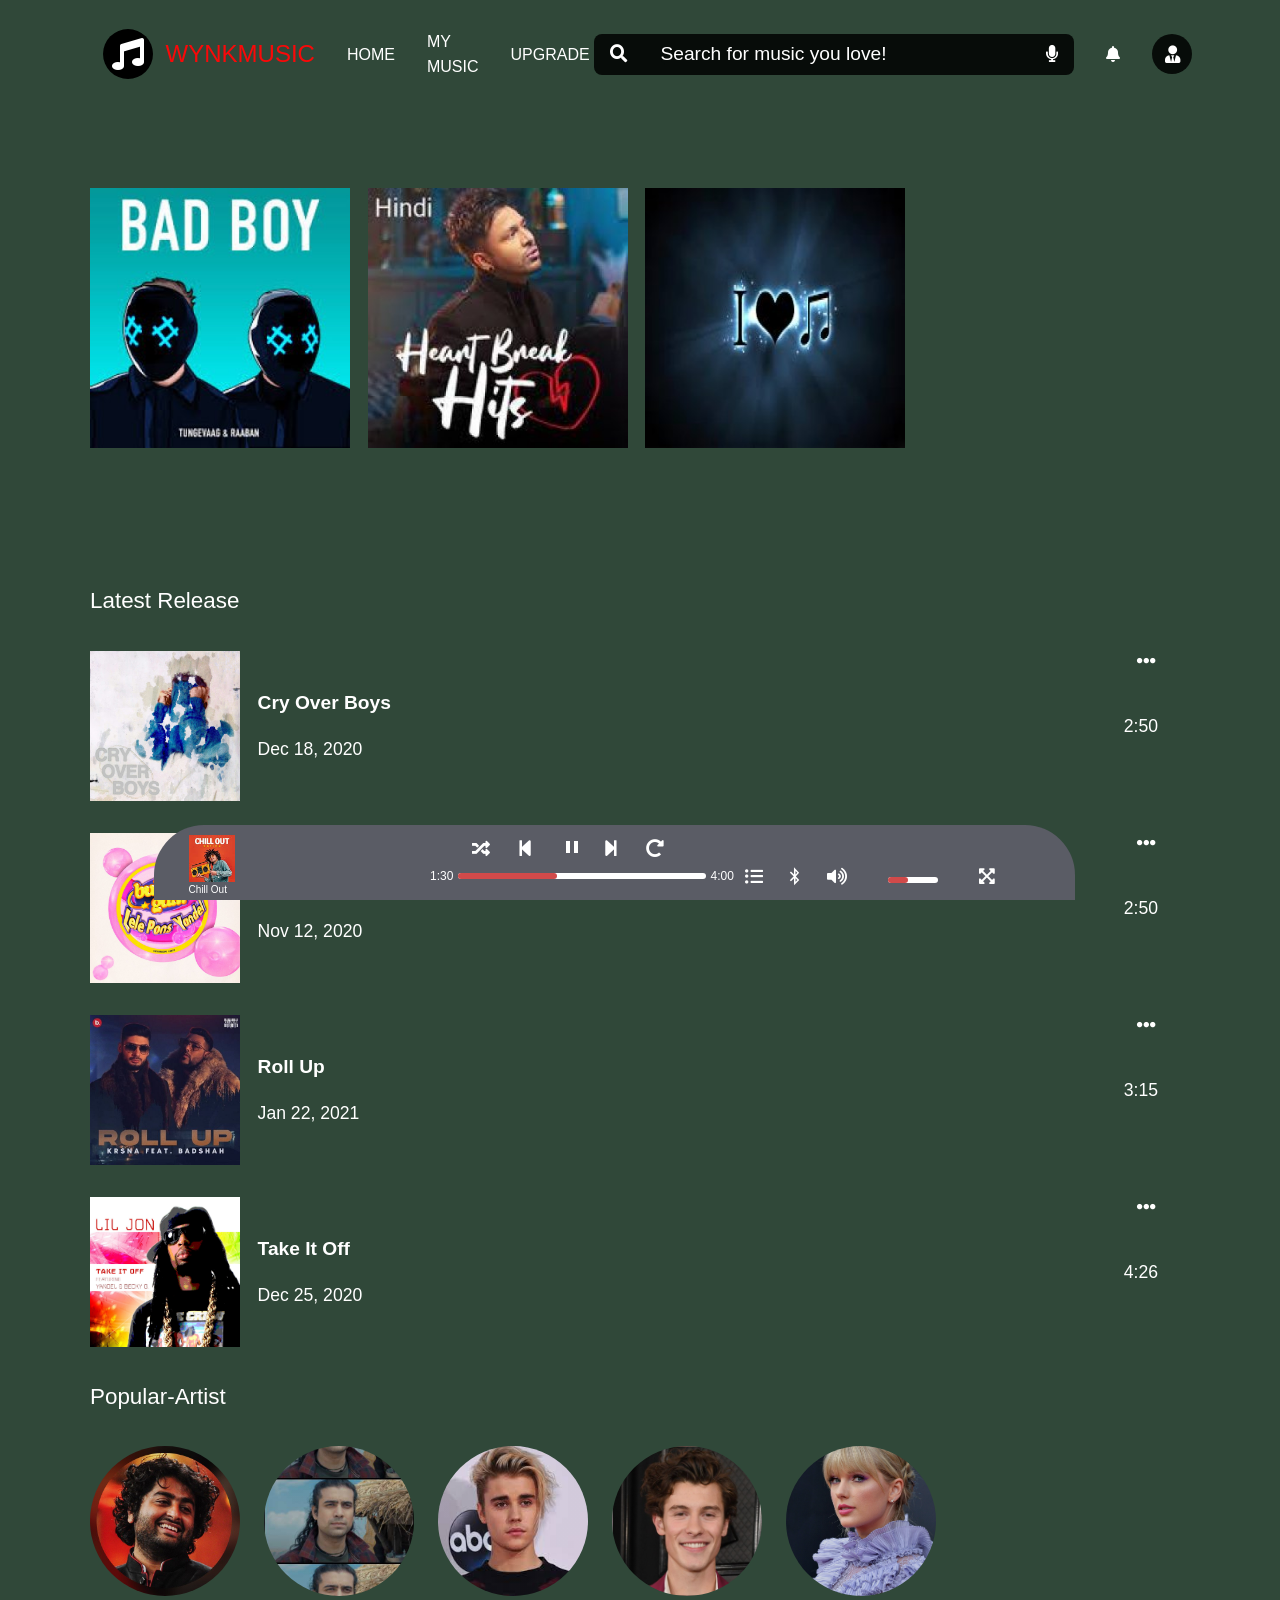
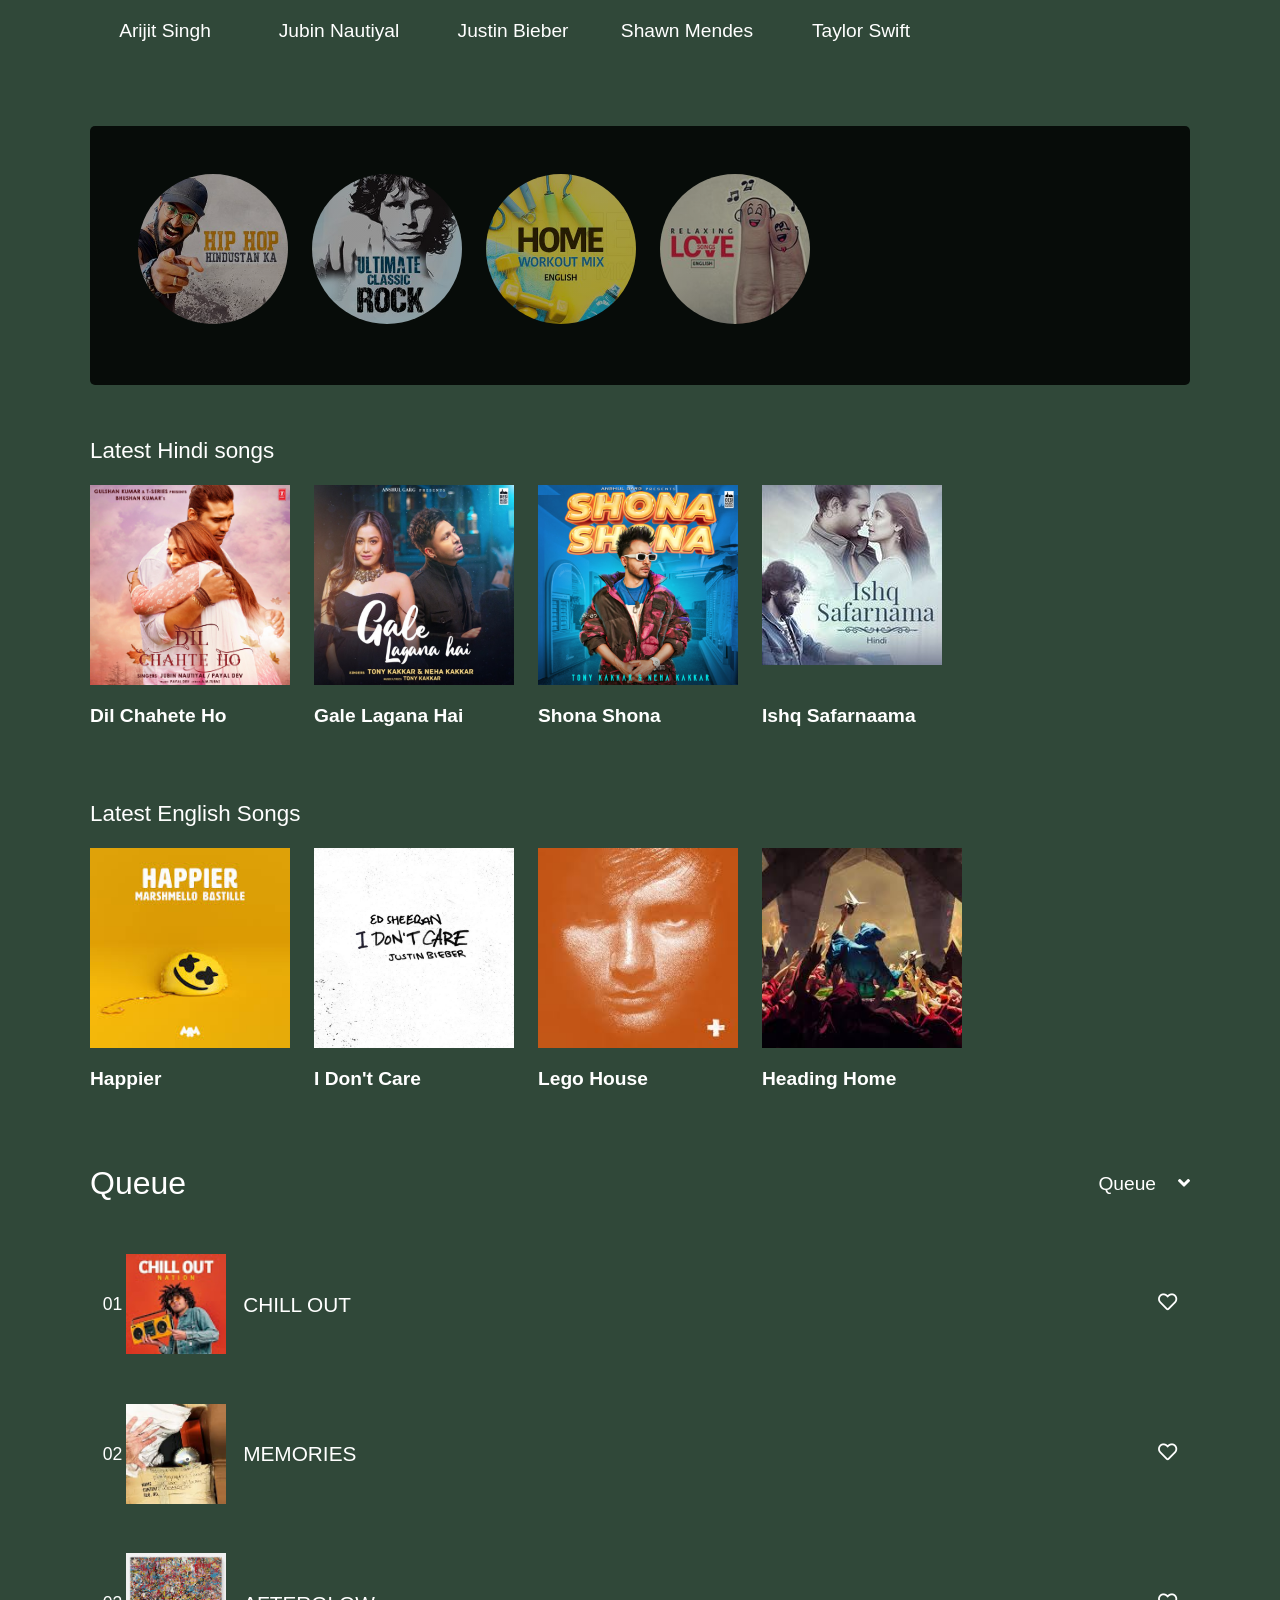
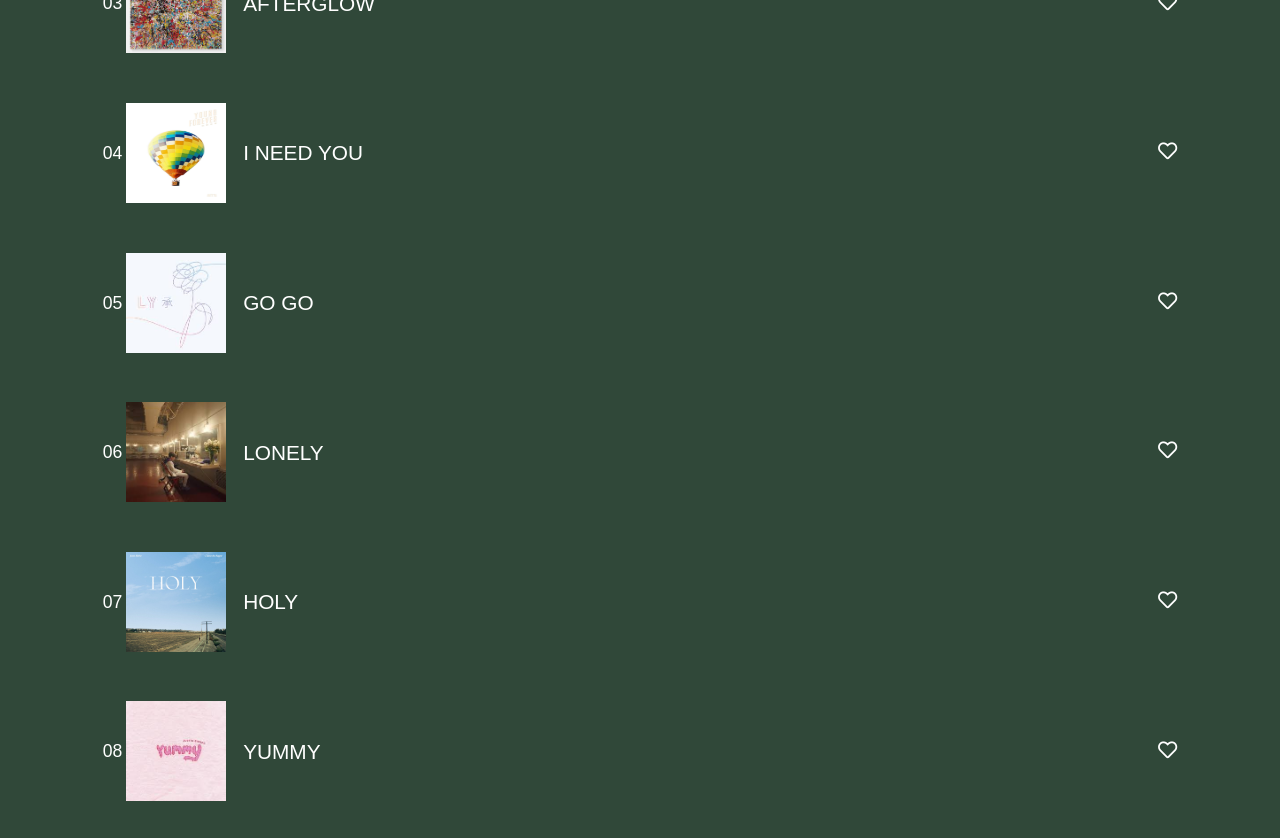
<file: index.html>
<!-- Home Screen For Music Player -->
<!DOCTYPE html>
<html lang="en">
<head>
    <!-- meta tag for responsiveness -->
    <meta charset="UTF-8">
    <meta name="viewport" content="width=device-width, initial-scale=1.0">
    <!--favicon for website logo -->
    <link rel="icon" type="image/jpg" sizes="32x32" href="./img/favicon/q1.jpg">
    <!--title of the website--> 
    <title>WYNKMUSIC</title>
     <!-- stylesheet linking -->
    <link rel="stylesheet" href="https://use.fontawesome.com/releases/v5.15.1/css/all.css"
        integrity="sha384-vp86vTRFVJgpjF9jiIGPEEqYqlDwgyBgEF109VFjmqGmIY/Y4HV4d3Gp2irVfcrp" crossorigin="anonymous">
    <!--utility section-->    
    <link rel="stylesheet" href="./css/utility.css">
    <!--style section-->
    <link rel="stylesheet" href="./css/style.css">
    <!--media query section-->
    <link rel="stylesheet" href="./css/mediaquery.css">
</head>
<body class="fadeIn">

     <!-- Hamburger icon -->
     <label for="toggle" class="nav__button">
        <i class="fa fa-bars"></i>
    </label>

    <input type="checkbox" id="toggle">

    <!-- Mobile navigation -->
    <nav class="navigation mobile-nav">
        <div class="search-box">
            <a href="#">
                <i class="fas fa-search"></i>
            </a>
            <input type="search" name="search-item" id="search" placeholder="search">
            <a href="#">
                <i class="fas fa-microphone"></i>
            </a>
        </div>
        <ul>
            <li><a href="#">HOME</a></li>
            <li><a href="#">MY MUSIC</a></li>
            <li><a href="#">UPGRADE</a></li>
        </ul>
        <div class="icon-box">
            <a href="#" class="notification-icon">
                <i class="fas fa-bell"></i>
            </a>
            <a href="#" class="profile-pic">
                <i class="fas fa-user-tie"></i>
            </a>
        </div>
        <div class="logo">
            <a href="#" class="icon">
                <i class="fas fa-music"></i>
            </a>
            <a href="#" class="logo-text">
                <h1>WYNKMUSIC</h1>
            </a>
        </div>
    </nav>

    

    <!--Navbar Start-->
    <nav class="container navigation">
     <div class="nav-left">

        <!--Logo Box-->
        <div class="logo">
            <a href="#" class="icon">
                <i class="fas fa-music"></i>
            </a>
            <a href="#" class="logo-text">
                <h1>WYNKMUSIC</h1>
               
            </a>
        </div>
        <a href="#">HOME</a>
        <a href="#">MY MUSIC</a>
        <a href="#">UPGRADE</a>
     </div>

     <div class="nav-right">
         <div class="search-box">
             <a href="#">
                <i class="fas fa-search"></i>
             </a>
             <input type="search" name="search-item" id="search" placeholder="Search for music you love!">
             <a href="#">
                <i class="fas fa-microphone"></i>
             </a>
         </div>
         <a href="#" class="notification-item">
            <i class="fas fa-bell"></i>
         </a>
         <a href="#" class="profile-pic">
            <i class="fas fa-user-tie"></i>
         </a>
     </div>
    </nav>

    <!--Main Content Of Website-->
    <main class="container">

        <!--Left Side Section-->
        <section class="left-section">

            <!--Header-->
            <header class="img-container fadeInDown">
                <div class="img-slider">
                    <div class="img-box">
                        <img src="./img/covers/cover-1.jpg" alt="cover image">
                    </div>

                    <div class="img-box">
                        <img src="./img/covers/cover-2.jpg" alt="cover image">
                    </div>

                    <div class="img-box">
                        <img src="./img/covers/cover-3.jpg" alt="cover image">
                    </div>
                </div>
            </header>


            <!--Section Latest releases-->
            <section class="latest-release fadeInLeft">
                <h2 class="heading">Latest Release</h2>

                <!--Container-->
                <div class="latest-release__songs">
                    <div class="song-card">
                        <div class="left">
                            <div class="img">
                                <img src="./img/latest/z1.jpg" alt="latest song image">
                            </div>
                            
                            <div class="content">
                                <a href="#">
                                    <h6>Cry Over Boys</h6>
                                </a>
                                <span>Dec 18, 2020</span>
                            </div>
                        </div>
                        
                        <div class="right">
                            <span>2:50</span>
                        </div>
                        <i class="fas fa-ellipsis-v"></i>
                    </div>


                    <div class="song-card">
                        <div class="left">
                            <div class="img">
                                <img src="./img/latest/z2.jpeg" alt="latest song image">
                            </div>
                            
                            <div class="content">
                                <a href="#">
                                    <h6>Bubble Gum</h6>
                                </a>
                                <span>Nov 12, 2020</span>
                            </div>
                        </div>
                        
                        <div class="right">
                            <span>2:50</span>
                        </div>
                        <i class="fas fa-ellipsis-v"></i>
                    </div>

                    
                    <div class="song-card">
                        <div class="left">
                            <div class="img">
                                <img src="./img/latest/z3.jpg" alt="latest song image">
                            </div>
                            
                            <div class="content">
                                <a href="#">
                                    <h6>Roll Up</h6>
                                </a>
                                <span>Jan 22, 2021</span>
                            </div>
                        </div>
                        
                        <div class="right">
                            <span>3:15</span>
                        </div>
                        <i class="fas fa-ellipsis-v"></i>
                    </div>




                    <div class="song-card">
                        <div class="left">
                            <div class="img">
                                <img src="./img/latest/z4.jpg" alt="latest song image">
                            </div>
                            
                            <div class="content">
                                <a href="#">
                                    <h6>Take It Off</h6>
                                </a>
                                <span>Dec 25, 2020</span>
                            </div>
                        </div>
                        
                        <div class="right">
                            <span>4:26</span>
                        </div>
                        <i class="fas fa-ellipsis-v"></i>
                    </div>

                </div>
            </section>


            <!--popular artist section-->
            <h2 class="heading">Popular-Artist</h2>
            <section class="popular-artist">
                <div class="artist-container">
                    
                    <!--Artist card-->
                    <div class="artist">
                        <div class="img-1 bg-img">
                            <a href="SinglePlaylist.html" class="slide-up">
                                <i class="fas fa-play-circle"></i>
                            </a>
                        </div>
                        <h6>Arijit Singh</h6>
                    </div>

                    <div class="artist">
                        <div class="img-2 bg-img">
                            <a href="SinglePlaylist.html" class="slide-up">
                                <i class="fas fa-play-circle"></i>
                            </a>
                        </div>
                        <h6>Jubin Nautiyal</h6>
                    </div>

                    <div class="artist">
                        <div class="img-3 bg-img">
                            <a href="SinglePlaylist.html" class="slide-up">
                                <i class="fas fa-play-circle"></i>
                            </a>
                        </div>
                        <h6>Justin Bieber</h6>
                    </div>

                    <div class="artist">
                        <div class="img-4 bg-img">
                            <a href="SinglePlaylist.html" class="slide-up">
                                <i class="fas fa-play-circle"></i>
                            </a>
                        </div>
                        <h6>Shawn Mendes</h6>
                    </div>

                    <div class="artist">
                        <div class="img-5 bg-img">
                            <a href="SinglePlaylist.html" class="slide-up">
                                <i class="fas fa-play-circle"></i>
                            </a>
                        </div>
                        <h6>Taylor Swift</h6>
                    </div>
                </div>
            </section>
            


            <!--Section Music Type-->
            <section class="music-type">

                <!--card container-->
                <div class="music-type__card-container">
                    <div class="main-container">
                        <div class="music-type__card bg-1">
                            <div class="music-type__card--text-box">
                                <a href="#">Hop</a>
                            </div>
                        </div>

                        <div class="music-type__card bg-2">
                            <div class="music-type__card--text-box">
                                <a href="#">Rock</a>
                            </div>
                        </div>

                        <div class="music-type__card bg-3">
                            <div class="music-type__card--text-box">
                                <a href="#">Work</a>
                            </div>
                        </div>

                        <div class="music-type__card bg-4">
                            <div class="music-type__card--text-box">
                                <a href="#">Love</a>
                            </div>
                        </div>

                    </div>
                </div>
            </section>


            <!--Section Latest hindi songs-->

            <h2 class="heading">Latest Hindi songs</h2>
            <section class="latest-songs">
                <div class="latest-songs__container">
                    <div class="latest-card">
                        <div class="latest-card__img">
                            <img src="./img/latest/g1.jpeg">
                        </div>
                        <a href="#">Dil Chahete Ho</a>
    
                    </div>

                    <div class="latest-card">
                        <div class="latest-card__img">
                            <img src="./img/latest/g2.jpg">
                        </div>
                        <a href="#">Gale Lagana Hai</a>
                        
                    </div>


                    <div class="latest-card">
                        <div class="latest-card__img">
                            <img src="./img/latest/g3.jpg">
                        </div>
                        <a href="#">Shona Shona</a>
                        
                    </div>


                    <div class="latest-card">
                        <div class="latest-card__img">
                            <img src="./img/latest/g4.jpg">
                        </div>
                        <a href="#">Ishq Safarnaama</a>
                       
                    </div>
                </div>
            </section>


            <!--Section Latest English Songs-->

            <h2 class="heading">Latest English Songs</h2>
            <section class="latest-songs">
                <div class="latest-songs__container">
                    <div class="latest-card">
                        <div class="latest-card__img">
                            <img src="./img/latest/h1.jpg" alt="latest-english-song">
                        </div>
                        <a href="#">Happier</a>
                        
                    </div>

                    <div class="latest-card">
                        <div class="latest-card__img">
                            <img src="./img/latest/h2.jpg" alt="latest-english-song">
                        </div>
                        <a href="#">I Don't Care</a>
                        
                    </div>

                    <div class="latest-card">
                        <div class="latest-card__img">
                            <img src="./img/latest/h3.jpg" alt="latest-english-song">
                        </div>
                        <a href="#">Lego  House</a>
                        
                    </div>

                    <div class="latest-card">
                        <div class="latest-card__img">
                            <img src="./img/latest/h4.jpg" alt="latest-english-song">
                        </div>
                        <a href="#">Heading Home</a>
                        
                    </div>
                </div>
            </section>
        </section>


        <!--Right Side Section-->
        <aside class="my-playlist fadeInRight">

            <div class="title">
                <h2>Queue</h2>
                <div>
                    <a href="#">Queue</a>
                    <i class="fas fa-angle-down"></i>
                </div>
            </div>

            <div class="queue">
                <div class="queue-card">
                    <div class="queue-content">
                        <span class="seq-num">01</span>
                        <img src="./img/queue/t1.jpg" alt="your playlist image">
                        <div>
                            <a href="#">CHILL OUT</a>
                        </div>
                    </div>
                    <a href="#">
                        <i class="far fa-heart"></i>
                    </a>
                </div>

                <div class="queue-card">
                    <div class="queue-content">
                        <span class="seq-num">02</span>
                        <img src="./img/queue/t2.jpg" alt="your playlist image">
                        <div>
                            <a href="#">MEMORIES</a>
                        </div>
                    </div>
                    <a href="#">
                        <i class="far fa-heart"></i>
                    </a>
                </div>


                <div class="queue-card">
                    <div class="queue-content">
                        <span class="seq-num">03</span>
                        <img src="./img/queue/t3.jpg" alt="your playlist image">
                        <div>
                            <a href="#">AFTERGLOW</a>
                        </div>
                    </div>
                    <a href="#">
                        <i class="far fa-heart"></i>
                    </a>
                </div>



                <div class="queue-card">
                    <div class="queue-content">
                        <span class="seq-num">04</span>
                        <img src="./img/queue/t4.jpg" alt="your playlist image">
                        <div>
                            <a href="#">I NEED YOU</a>
                        </div>
                    </div>
                    <a href="#">
                        <i class="far fa-heart"></i>
                    </a>
                </div>



                <div class="queue-card">
                    <div class="queue-content">
                        <span class="seq-num">05</span>
                        <img src="./img/queue/t5.jpg" alt="your playlist image">
                        <div>
                            <a href="#">GO GO</a>
                        </div>
                    </div>
                    <a href="#">
                        <i class="far fa-heart"></i>
                    </a>
                </div>



                <div class="queue-card">
                    <div class="queue-content">
                        <span class="seq-num">06</span>
                        <img src="./img/queue/t6.jpg" alt="your playlist image">
                        <div>
                            <a href="#">LONELY</a>
                        </div>
                    </div>
                    <a href="#">
                        <i class="far fa-heart"></i>
                    </a>
                </div>


                <div class="queue-card">
                    <div class="queue-content">
                        <span class="seq-num">07</span>
                        <img src="./img/queue/t7.jpg" alt="your playlist image">
                        <div>
                            <a href="#">HOLY</a>
                        </div>
                    </div>
                    <a href="#">
                        <i class="far fa-heart"></i>
                    </a>
                </div>


                <div class="queue-card">
                    <div class="queue-content">
                        <span class="seq-num">08</span>
                        <img src="./img/queue/t8.jpg" alt="your playlist image">
                        <div>
                            <a href="#">YUMMY</a>
                        </div>
                    </div>
                    <a href="#">
                        <i class="far fa-heart"></i>
                    </a>
                </div>


            </div>
        </aside>
    </main>


    <!--bottom play bar-->
    <footer class="playbar" id="bar">
        <!-- top play bar for responsive screen -->
        <div class="bar-top-player">
            <div class="inner-bar"></div>
        </div>
        <!-- about the song -->
        <div class="song-details-container">

            <div class="song-image">
                <img src="./img/queue/t1.jpg" alt="song image">
            </div>
            <div class="song-details">
                <div class="song-name">
                    <p>Chill Out</p>
                </div>
                
            </div>

        </div>

       
        <!-- play, pause rewind, other controls for song -->
        <div class="song-player-controls">
            <div class="control-buttons">
                <ul class="horizontal-control-list">
                    <li><i class="fas fa-random"></i></li>
                    <li><i class="fas fa-step-backward"></i></li>
                    <li>
                        <div class="play-pause">
                            <input type="checkbox" value="" id="playPauseCheckbox" name="playPauseCheckbox">
                            <label for="playPauseCheckbox"></label>
                        </div>
                    </li>
                    <li><i class="fas fa-step-forward"></i></li>
                    <li><i class="fas fa-redo-alt"></i></li>
                </ul>
            </div>
            <!-- song's progress bar -->
            <div class="progress-bar">
                <span>1:30</span>
                <div class="outer-bar">
                    <div class="inner-bar"></div>
                </div>
                <span>4:00</span>
            </div>
        </div>

        <!-- volume and other controllers -->
        <div class="volume-bar-controls">
            <ul class="horizontal-control-list">
                <li><i class="fas fa-list-ul"></i></li>
                <li><i class="fab fa-bluetooth-b"></i></li>
                <li><i class="fas fa-volume-up"></i></li>
                <li>
                    <!-- volume bar for song -->
                    <div class="progress-bar">
                        <div class="outer-bar">
                            <div class="inner-bar"></div>
                        </div>
                    </div>

                </li>
                <li><i class="fas fa-expand-arrows-alt"></i></li>
            </ul>
        </div>

    </footer>




</body>
</html>
</file>
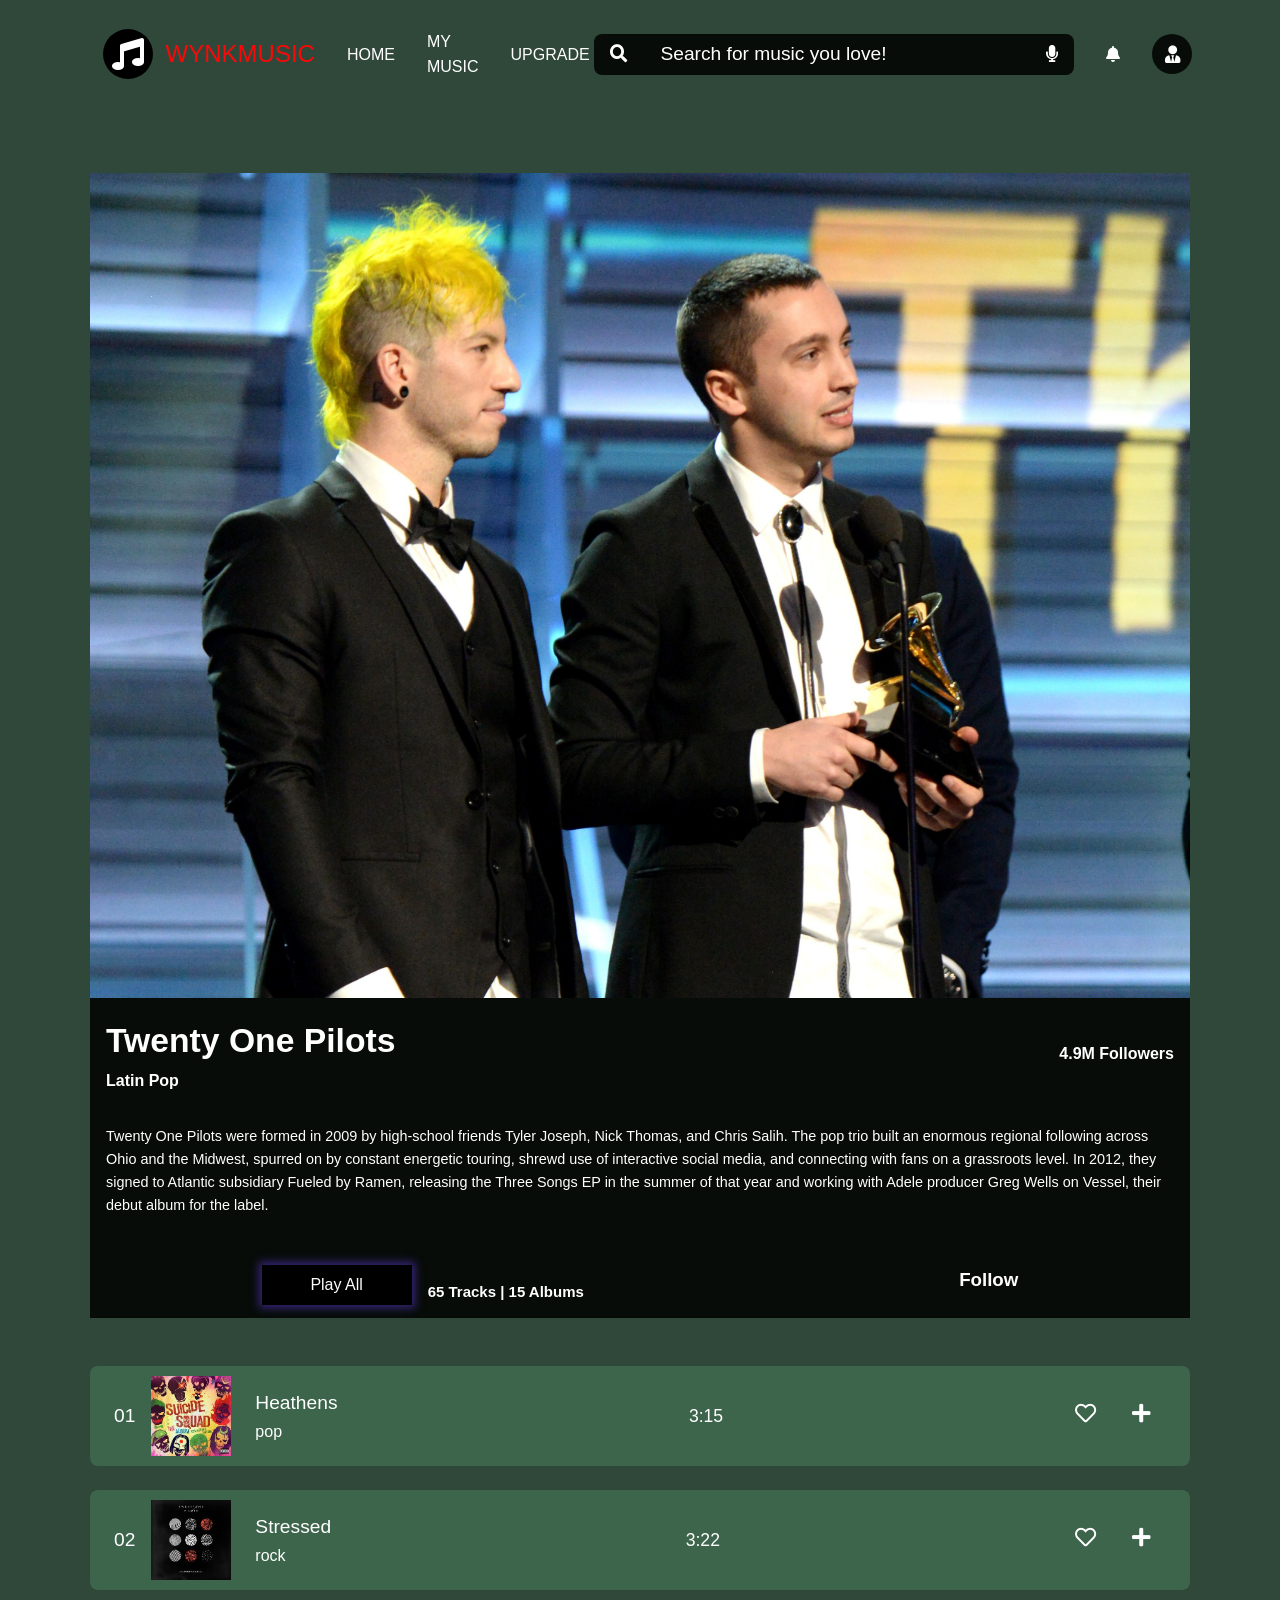
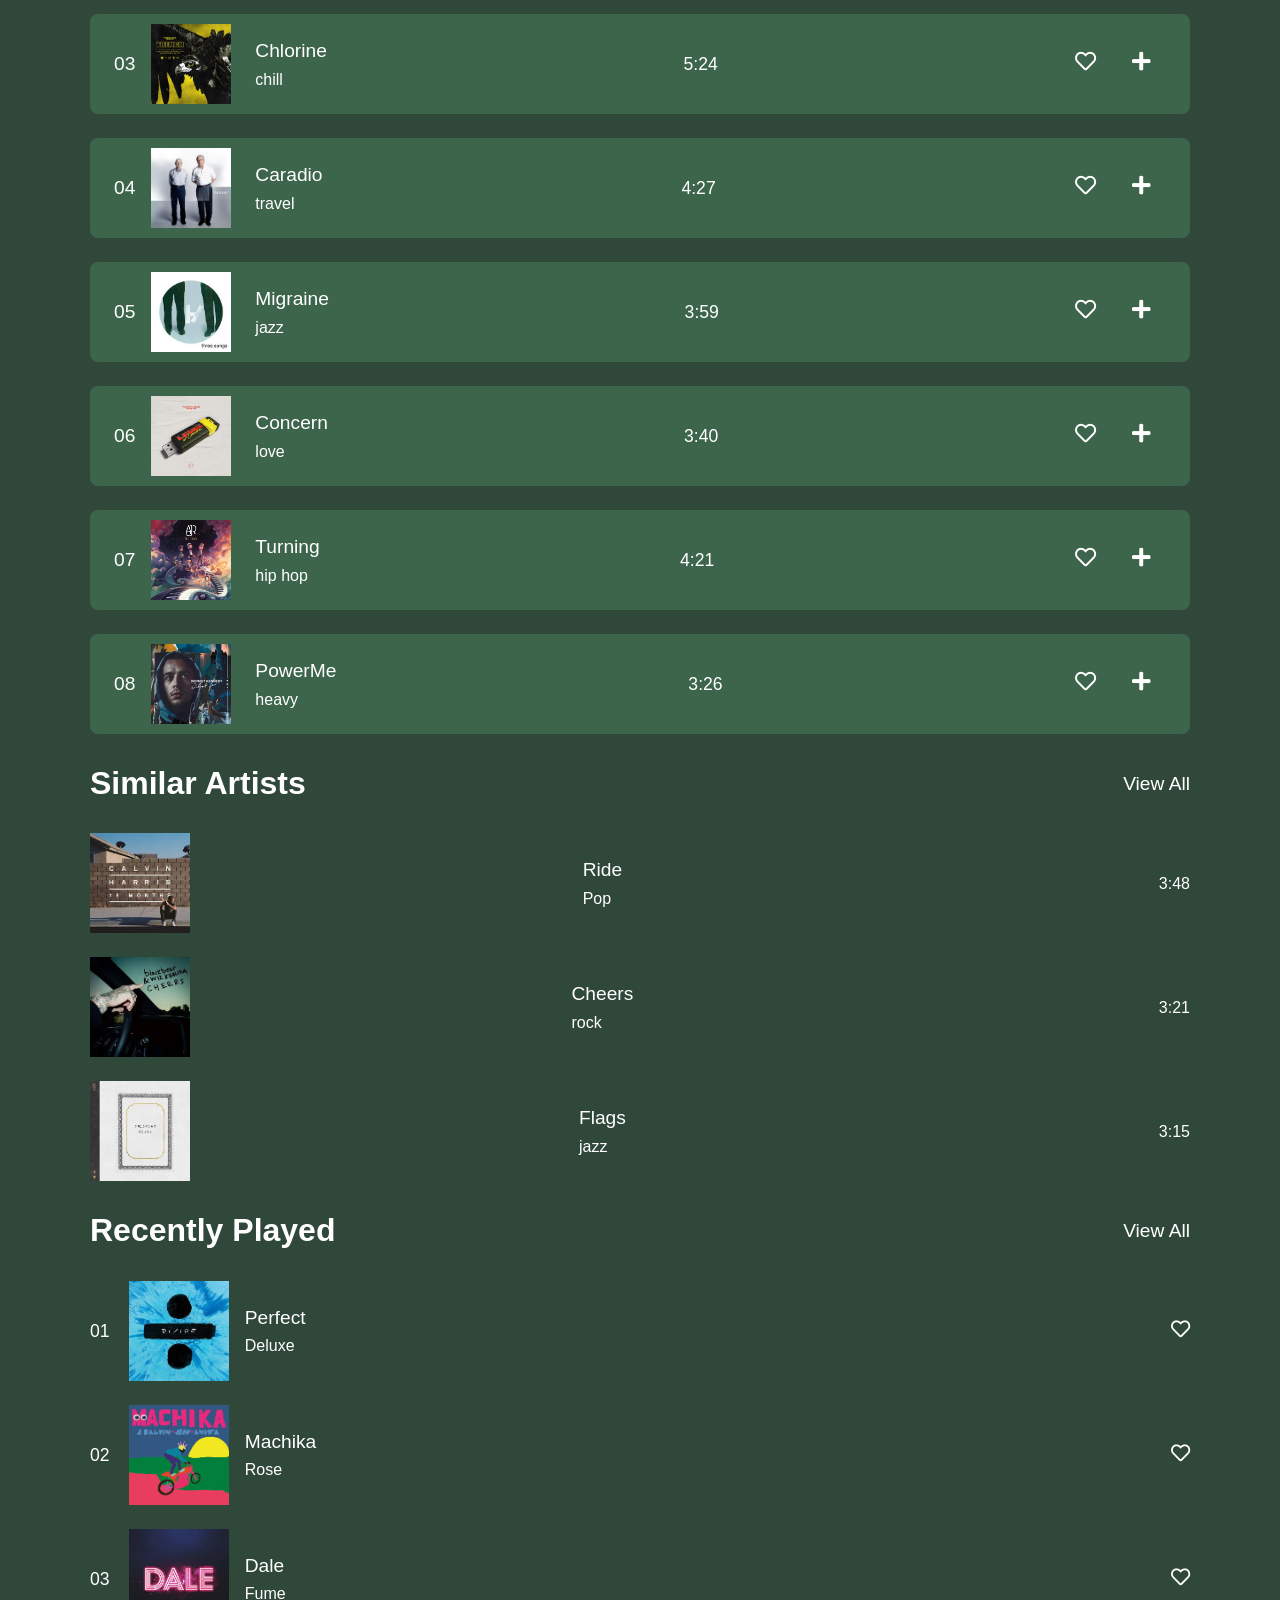
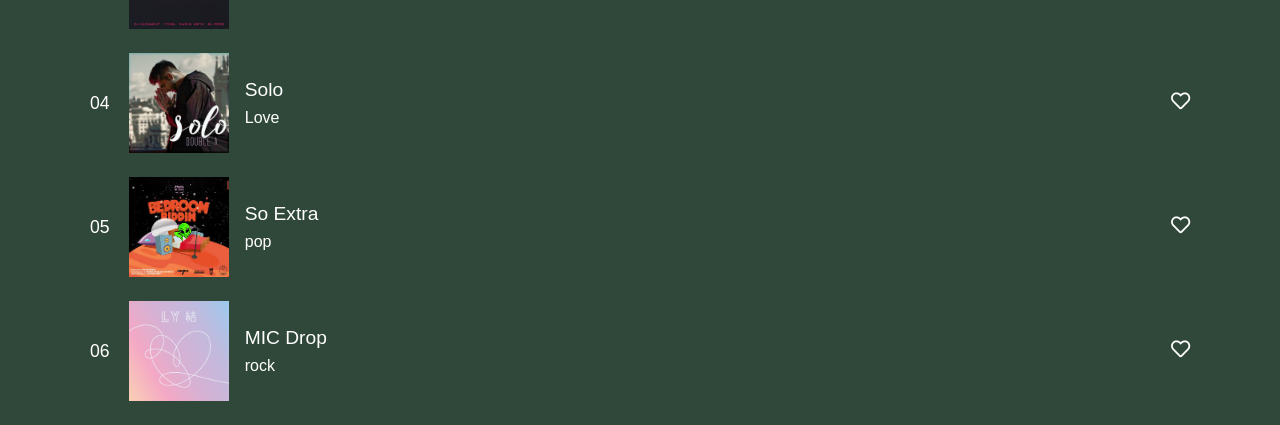
<file: SinglePlaylist.html>
<!DOCTYPE html>
 <html lang="en">
 <head>
    <!-- meta tag for responsiveness -->
    <meta charset="UTF-8">
    <meta name="viewport" content="width=device-width, initial-scale=1.0">
    <!--title of the website--> 
    <title>My Playlist</title>
    <!--favicon for website logo -->
    <link rel="icon" type="image/jpg" sizes="32x32" href="./img/favicon/q1.jpg">
    <!-- stylesheet linking -->
    <link rel="stylesheet" href="https://use.fontawesome.com/releases/v5.15.1/css/all.css"
        integrity="sha384-vp86vTRFVJgpjF9jiIGPEEqYqlDwgyBgEF109VFjmqGmIY/Y4HV4d3Gp2irVfcrp" crossorigin="anonymous">
    <!--utility section-->  
    <link rel="stylesheet" href="./css/utility.css">
    <!--singleplaylist section-->
    <link rel="stylesheet" href="./css/SinglePlaylist.css">
    <!--media query section -->
    <link rel="stylesheet" href="./css/mediaquery.css">


</head>
 <body class="fadeIn">
      <!-- Hamburger icon -->
      <label for="toggle" class="nav__button">
        <i class="fa fa-bars"></i>
    </label>

    <input type="checkbox" id="toggle">

    <!-- Mobile navigation -->
    <nav class="navigation mobile-nav">
        <div class="search-box">
            <a href="#">
                <i class="fas fa-search"></i>
            </a>
            <input type="search" name="search-item" id="search" placeholder="search">
            <a href="#">
                <i class="fas fa-microphone"></i>
            </a>
        </div>
        <ul>
            <li><a href="#">HOME</a></li>
            <li><a href="#">MY MUSIC</a></li>
            <li><a href="#">UPGRADE</a></li>
        </ul>
        <div class="icon-box">
            <a href="#" class="notification-icon">
                <i class="fas fa-bell"></i>
            </a>
            <a href="#" class="profile-pic">
                <i class="fas fa-user-tie"></i>
            </a>
        </div>
        <div class="logo">
            <a href="#" class="icon">
                <i class="fas fa-music"></i>
            </a>
            <a href="#" class="logo-text">
                <h2>WYNKMUSIC</h2>
                
            </a>
        </div>
    </nav>


    <!--Navbar Start-->
    <nav class="container navigation">
        <div class="nav-left">
   
           <!--Logo Box-->
           <div class="logo">
               <a href="#" class="icon">
                   <i class="fas fa-music"></i>
               </a>
               <a href="#" class="logo-text">
                <h1>WYNKMUSIC</h1>
                
               </a>
           </div>
           <a href="#">HOME</a>
           <a href="#">MY MUSIC</a>
           <a href="#">UPGRADE</a>
        </div>
   
        <div class="nav-right">
            <div class="search-box">
                <a href="#">
                   <i class="fas fa-search"></i>
                </a>
                <input type="search" name="search-item" id="search" placeholder="Search for music you love!">
                <a href="#">
                   <i class="fas fa-microphone"></i>
                </a>
            </div>
            <a href="#" class="notification-item">
               <i class="fas fa-bell"></i>
            </a>
            <a href="#" class="profile-pic">
               <i class="fas fa-user-tie"></i>
            </a>
        </div>
    </nav>

    <!--Main Section-->
    <main class="container">
        <section class="left-section">
            <header class="about fadeIn">
                <img class="about-img" src="./img/singleplayimg/b1.jpg">
                <div class="about-description">
                    <div class="about-description__heading">
                        <div>
                            <h3>Twenty One Pilots</h3>
                            <h6>Latin Pop</h6>
                        </div>
                        <h6>4.9M Followers</h6>
                    </div>

                    <div class="about-content">
                        <p>
                            Twenty One Pilots were formed in 2009 by high-school friends Tyler Joseph, Nick Thomas, and Chris Salih. 
                            The pop trio built an enormous regional following across Ohio and the Midwest, spurred on by constant 
                            energetic touring, shrewd use of interactive social media, and connecting with fans on a grassroots level.
                            In 2012, they signed to Atlantic subsidiary Fueled by Ramen, releasing the Three Songs EP in the summer 
                            of that year and working with Adele producer Greg Wells on Vessel, their debut album for the label.
                        </p>
                    </div>
                    
                    <div class="about-footer">
                        <div>
                            <button>Play All</button>
                            <h1>65 Tracks | 15 Albums</h1>
                        </div>

                        <a href="#"><h3>Follow</h3></a>
                    </div>

                </div>

            </header>

            <!--Playlist Section-->
            
            <section class="playlist fadeInLeft">
                <div class="playlist-card">
                    <div class="name">
                        <h6 class="track-num">01</h6>
                        <img src="./img/singleplayimg/m1.jpg" alt="cover photo">
                        <div>
                            <a href="#">Heathens</a>
                            <h6>pop</h6>
                        </div>
                    </div>
                    <div class="time">
                        <h6>3:15</h6>
                    </div>
                    <div class="like">
                        <a href="#">
                            <i class="far fa-heart"></i>
                        </a>
                        <a href="#">
                            <i class="fas fa-plus"></i>
                        </a>
                    </div>
                </div>

                <div class="playlist-card">
                    <div class="name">
                        <h6 class="track-num">02</h6>
                        <img src="./img/singleplayimg/m2.jpg" alt="cover photo">
                        <div>
                            <a href="#">Stressed</a>
                            <h6>rock</h6>
                        </div>
                    </div>
                    <div class="time">
                        <h6>3:22</h6>
                    </div>
                    <div class="like">
                        <a href="#">
                            <i class="far fa-heart"></i>
                        </a>
                        <a href="#">
                            <i class="fas fa-plus"></i>
                        </a>
                    </div>
                </div>

                <div class="playlist-card">
                    <div class="name">
                        <h6 class="track-num">03</h6>
                        <img src="./img/singleplayimg/m3.jpg" alt="cover photo">
                        <div>
                            <a href="#">Chlorine</a>
                            <h6>chill</h6>
                        </div>
                    </div>
                    <div class="time">
                        <h6>5:24</h6>
                    </div>
                    <div class="like">
                        <a href="#">
                            <i class="far fa-heart"></i>
                        </a>
                        <a href="#">
                            <i class="fas fa-plus"></i>
                        </a>
                    </div>
                </div>

                <div class="playlist-card">
                    <div class="name">
                        <h6 class="track-num">04</h6>
                        <img src="./img/singleplayimg/m4.jpg" alt="cover photo">
                        <div>
                            <a href="#">Caradio</a>
                            <h6>travel</h6>
                        </div>
                    </div>
                    <div class="time">
                        <h6>4:27</h6>
                    </div>
                    <div class="like">
                        <a href="#">
                            <i class="far fa-heart"></i>
                        </a>
                        <a href="#">
                            <i class="fas fa-plus"></i>
                        </a>
                    </div>
                </div>

                <div class="playlist-card">
                    <div class="name">
                        <h6 class="track-num">05</h6>
                        <img src="./img/singleplayimg/m5.jpg" alt="cover photo">
                        <div>
                            <a href="#">Migraine</a>
                            <h6>jazz</h6>
                        </div>
                    </div>
                    <div class="time">
                        <h6>3:59</h6>
                    </div>
                    <div class="like">
                        <a href="#">
                            <i class="far fa-heart"></i>
                        </a>
                        <a href="#">
                            <i class="fas fa-plus"></i>
                        </a>
                    </div>
                </div>

                <div class="playlist-card">
                    <div class="name">
                        <h6 class="track-num">06</h6>
                        <img src="./img/singleplayimg/m6.jpg" alt="cover photo">
                        <div>
                            <a href="#">Concern</a>
                            <h6>love</h6>
                        </div>
                    </div>
                    <div class="time">
                        <h6>3:40</h6>
                    </div>
                    <div class="like">
                        <a href="#">
                            <i class="far fa-heart"></i>
                        </a>
                        <a href="#">
                            <i class="fas fa-plus"></i>
                        </a>
                    </div>
                </div>

                <div class="playlist-card">
                    <div class="name">
                        <h6 class="track-num">07</h6>
                        <img src="./img/singleplayimg/m7.jpg" alt="cover photo">
                        <div>
                            <a href="#">Turning</a>
                            <h6>hip hop</h6>
                        </div>
                    </div>
                    <div class="time">
                        <h6>4:21</h6>
                    </div>
                    <div class="like">
                        <a href="#">
                            <i class="far fa-heart"></i>
                        </a>
                        <a href="#">
                            <i class="fas fa-plus"></i>
                        </a>
                    </div>
                </div>

                <div class="playlist-card">
                    <div class="name">
                        <h6 class="track-num">08</h6>
                        <img src="./img/singleplayimg/m8.jpg" alt="cover photo">
                        <div>
                            <a href="#">PowerMe</a>
                            <h6>heavy</h6>
                        </div>
                    </div>
                    <div class="time">
                        <h6>3:26</h6>
                    </div>
                    <div class="like">
                        <a href="#">
                            <i class="far fa-heart"></i>
                        </a>
                        <a href="#">
                            <i class="fas fa-plus"></i>
                        </a>
                    </div>
                </div>
            </section>

        </section>
        
        <!--Aside Section-->
        <aside class="my-playlist fadeInRight">

            <div class="similar-artist">
                <div class="similar-artist__heading section-heading">
                    <h2>Similar Artists</h2>
                    <a href="#">View All</a>
                </div>

                <div class="similar-artist__queue">
                    <div class="similar-artist__card">
                        <img src="./img/singleplayimg/r1.jpg" alt="artist photo">
                        <div>
                            <a href="#">Ride</a>
                            <h6>Pop</h6>
                        </div>

                        <div class="time">
                            <h6>3:48</h6>
                        </div>
                    </div>

                    <div class="similar-artist__card">
                        <img src="./img/singleplayimg/r2.jpg" alt="artist photo">
                        <div>
                            <a href="#">Cheers</a>
                            <h6>rock</h6>
                        </div>

                        <div class="time">
                            <h6>3:21</h6>
                        </div>
                    </div>

                    <div class="similar-artist__card">
                        <img src="./img/singleplayimg/r3.jpg" alt="artist photo">
                        <div>
                            <a href="#">Flags</a>
                            <h6>jazz</h6>
                        </div>

                        <div class="time">
                            <h6>3:15</h6>
                        </div>
                    </div>
                </div>
            </div>


            <div class="recently-play">
                <div class="section-heading">
                    <h2>Recently Played</h2>
                    <a href="#">View All</a>
                </div>


                <div class="queue">
                    <div class="queue-card">
                        <div class="queue-content">
                            <span class="seq-num">01</span>
                            <img src="./img/singleplayimg/g1.jpg" alt="your playlist image">
                            <div>
                                <a href="#">Perfect</a>
                                <h5>Deluxe</h5>
                            </div>
                        </div>
                        <a href="#">
                            <i class="far fa-heart"></i>
                        </a>
                    </div>

                    <div class="queue-card">
                        <div class="queue-content">
                            <span class="seq-num">02</span>
                            <img src="./img/singleplayimg/g2.jpg" alt="your playlist image">
                            <div>
                                <a href="#">Machika</a>
                                <h5>Rose</h5>
                            </div>
                        </div>
                        <a href="#">
                            <i class="far fa-heart"></i>
                        </a>
                    </div>

                    <div class="queue-card">
                        <div class="queue-content">
                            <span class="seq-num">03</span>
                            <img src="./img/singleplayimg/g3.jpg" alt="your playlist image">
                            <div>
                                <a href="#">Dale</a>
                                <h5>Fume</h5>
                            </div>
                        </div>
                        <a href="#">
                            <i class="far fa-heart"></i>
                        </a>
                    </div>

                    <div class="queue-card">
                        <div class="queue-content">
                            <span class="seq-num">04</span>
                            <img src="./img/singleplayimg/g4.jpg" alt="your playlist image">
                            <div>
                                <a href="#">Solo</a>
                                <h5>Love</h5>
                            </div>
                        </div>
                        <a href="#">
                            <i class="far fa-heart"></i>
                        </a>
                    </div>

                    <div class="queue-card">
                        <div class="queue-content">
                            <span class="seq-num">05</span>
                            <img src="./img/singleplayimg/g5.jpg" alt="your playlist image">
                            <div>
                                <a href="#">So Extra</a>
                                <h5>pop</h5>
                            </div>
                        </div>
                        <a href="#">
                            <i class="far fa-heart"></i>
                        </a>
                    </div>

                    <div class="queue-card">
                        <div class="queue-content">
                            <span class="seq-num">06</span>
                            <img src="./img/singleplayimg/g6.jpg" alt="your playlist image">
                            <div>
                                <a href="#">MIC Drop</a>
                                <h5>rock</h5>
                            </div>
                        </div>
                        <a href="#">
                            <i class="far fa-heart"></i>
                        </a>
                    </div>

            
                </div>
            </div>

        </aside>


    </main>
     


 </body>
 </html>
</file>
<file: css/utility.css>
/* this file contains color variables for header, playbar and screen contents */
:root {
    --bg-color--dark    : #304839;
    --bg-color--light   : #070c09;
    --bg-gray-light     : #3d654b;
    --bg-gray-dark      : #284030;
    --light-blue        : #7682be;
    --gray-light        : #9a9fa8;
    --gray-dark         : #3d654b;
    --green-light       : #30e37f;
    --purple-dark       : #000000;
    --purple-light      : #000000;
    --primary           : #ffffff;
    --orange            : #e6997b;
    --yellow-dark       : #f0bc10;
    --yellow-light      : #f9d64c;
}
 
/*******   Basic reset settings start  ******/
/* set box sizing to all elments */
*,
*::before,
*::after {
    -webkit-box-sizing: border-box;
            box-sizing: border-box;
    padding: 0;
    margin: 0;
}


/* html  */
html {
    scroll-behavior: smooth;
}


/* Remove default margins */
body {
    background-color: var(--bg-color--dark);
    min-height: 100vh;   
    line-height: 1.6;

    /*Set root font size to 10 px*/
    font-size: 62.5%;
    font-family: 'Poppins', sans-serif;
    color: var(--primary);
}

img,
picture {
  max-width: 100%;
  height: auto;
  display: block;
}


a {
    text-decoration: none;
    color: var(--primary);
    font-size: 1rem;
}


input {
    outline: none;
}


/* Set custom scrollbars */
::-webkit-scrollbar {
    height: 2px;
    scrollbar-width: 2px;
}


::-webkit-scrollbar-track {
    background-color: var(--bg-color--dark);
    scrollbar-color: var(--bg-color--dark);
}

::-webkit-scrollbar-thumb {
    background-color: var(--bg-color--light);
}

/*******   Basic reset settings end  ******/
/**********************************************************************************************************************/



/**********************************************************************************************************************/
/*****  Utility classes start ******/

/* Container */
.container {
    max-width: 1700px;
    margin: 0 auto;
}


/* Section heading */
.heading {
    font-size: 1.4rem;
    font-weight: 500;
}

/* Animation class */
.fadeInDown {
    -webkit-animation-name: fadeInDown;
            animation-name: fadeInDown;
    -webkit-animation-duration: 1.5s;
            animation-duration: 1.5s;

}


.fadeInLeft {
    -webkit-animation-name: fadeInLeft;
            animation-name: fadeInLeft;
    -webkit-animation-duration: 1.5s;
            animation-duration: 1.5s;
}


.fadeInRight {
    -webkit-animation-name: fadeInRight;
            animation-name: fadeInRight;
    -webkit-animation-duration: 1.5s;
            animation-duration: 1.5s;
}


.fadeIn {
    -webkit-animation-name: fadeIn;
            animation-name: fadeIn;
    -webkit-animation-duration: 2s;
            animation-duration: 2s;
}


/****** Utility classes end ******/
/**********************************************************************************************************************/



/**********************************************************************************************************************/
/****** Hamburger  start ******/ 
/* Mobile navigation icon */
label.nav__button {
    position: absolute;
    top: 0;
    left: 0;
    z-index: 999;
    display: none;
}


label.nav__button i{
    font-size: 2rem;
}


input#toggle {
    width: 0;
    height: 0;
}


nav.mobile-nav {
    height: 100vh;
    display: block;
    background: -webkit-gradient(linear, left top, left bottom, from(rgba(12, 16, 39,0.7)), to(rgba(18, 25, 62,1)));
    background: -o-linear-gradient(#304839, #304839);
    background: linear-gradient(#304839, #304839);
    position: absolute;
    top: 0;
    left: 0; 
    width: 0%;
    opacity: 0;
    -webkit-transition: all .3s ease;
    -o-transition: all .3s ease;
    transition: all .3s ease;
} 


nav.mobile-nav .logo {
    margin-top: 2rem;
}

nav.mobile-nav .search-box {
    margin-bottom: 1rem;
    margin-top: 4rem;
    width: 95%;
}

nav.mobile-nav ul li {
    margin-bottom: 1rem;
    padding: 1rem;
    background-color: var(--bg-color--light);
    width: 200px;
    border-radius: 5px;
}

nav.mobile-nav .icon-box {
    display: -webkit-box;
    display: -ms-flexbox;
    display: flex;
    -webkit-box-align: center;
        -ms-flex-align: center;
            align-items: center;
    -webkit-box-pack: justify;
        -ms-flex-pack: justify;
            justify-content: space-between;
    background-color: var(--bg-color--dark);
    width: 200px;
    padding: 1rem;
    border-radius: 5px;
}


/****** Hamburger end ******/
/**********************************************************************************************************************/



/**********************************************************************************************************************/
/********** Nav bar for desktop start**************/
nav {
    display: -webkit-box;
    display: -ms-flexbox;
    display: flex;
    padding: .5rem;
    -webkit-box-align: center;
        -ms-flex-align: center;
            align-items: center;
    -webkit-box-pack: justify;
        -ms-flex-pack: justify;
            justify-content: space-between;
}

/* N/**********************************************************************************************************************/
/********** Nav bar for desktop start************** */
.navigation .nav-left {
    display: -webkit-box;
    display: -ms-flexbox;
    display: flex;
    -webkit-box-align: center;
        -ms-flex-align: center;
            align-items: center;
    -webkit-box-pack: justify;
        -ms-flex-pack: justify;
            justify-content: space-between;
    padding: .3rem;
}

/* Make a logo */
.navigation .logo {
    display: -webkit-box;
    display: -ms-flexbox;
    display: flex;
    -webkit-box-align: center;
        -ms-flex-align: center;
            align-items: center;
    margin-right: 2rem;
}

.navigation .logo .icon {
    width: 50px;
    height: 50px;
    display: -webkit-box;
    display: -ms-flexbox;
    display: flex;
    -webkit-box-align: center;
        -ms-flex-align: center;
            align-items: center;
    -webkit-box-pack: center;
        -ms-flex-pack: center;
            justify-content: center;
    border-radius: 50%;
    background: -o-radial-gradient(var(--purple-dark), var(--purple-light));
    background: radial-gradient(var(--purple-dark), var(--purple-light));
    margin-right: .8rem;
}

.navigation .logo .icon i {
    font-size: 2rem;
}


.navigation .logo-text {
    font-size: 0.9rem;
    
}

.navigation .logo-text h1 {
    font-weight: 500;
    font-size: x-large;
    color: #f90909;
}


.navigation a {
    margin-right: 2rem;
    transition: color .3s ease;
}

.navigation a:hover {
    color: var(--orange);
}


.navigation :last-child {
    margin-right: 0;
} 
/* Nav nav-left box end */


/* Nav nav-right box start */

.navigation .nav-right {
    display: -webkit-box;
    display: -ms-flexbox;
    display: flex;
    -webkit-box-align: center;
        -ms-flex-align: center;
            align-items: center;
    -webkit-box-pack: justify;
        -ms-flex-pack: justify;
            justify-content: space-between;
}

/* Search bar styling */
.navigation .search-box {
    width: 30rem;
    display: -webkit-box;
    display: -ms-flexbox;
    display: flex;
    -webkit-box-align: center;
        -ms-flex-align: center;
            align-items: center;
    background-color: var(--bg-color--light);
    padding: .5rem 1rem;
    border-radius: 0.5rem;
    margin-right: 2rem;
}


.navigation .search-box i {
    font-size: 1.1rem;
}


.navigation .search-box input{
    width: 100%;
    font-size: 1.2rem;
    border: none;
    border-radius: .5rem;
    background-color: var(--bg-color--light);
    color: var(--primary);
}


.navigation .search-box input::-webkit-input-placeholder {
    color: var(--primary);
    font-size: 1.2rem;
}


.navigation .search-box input::-moz-placeholder {
    color: var(--primary);
    font-size: 1.2rem;
}


.navigation .search-box input:-ms-input-placeholder {
    color: var(--primary);
    font-size: 1.2rem;
}


.navigation .search-box input::placeholder {
    color: var(--primary);
    font-size: 1.2rem;
}

/* Notification icon */

.navigation .notification-icon {
    position: relative;
}


.navigation .notification-icon::after {
    content: '';
    height: 5px;
    width: 5px;
    background-color: red;
    border-radius: 50%;
    position: absolute;
    top: 0;
    right: 0;
}


.navigation .notification-icon i {
    font-size: 1.5rem;
}


/* Profile pic */

.navigation .profile-pic {
    width: 40px;
    height: 40px;
    border-radius: 50%;
    background-color: var(--bg-color--light);
    display: -webkit-box;
    display: -ms-flexbox;
    display: flex;
    -webkit-box-align: center;
        -ms-flex-align: center;
            align-items: center;
    -webkit-box-pack: center;
        -ms-flex-pack: center;
            justify-content: center;
}


.navigation .profile-pic i {
    font-size: 1.1rem;
}

/********** Nav bar for desktop end**************/
/**********************************************************************************************************************/


/**********************************************************************************************************************/
/********** Main section start**************/
/* Set layout */
main {
    padding-top: 5rem;
    position: relative;
    top: 0;
    left: 0;
    -webkit-transition: all .3s ease;
    -o-transition: all .3s ease;
    transition: all .3s ease;
}

main section.left-section{
    max-width:65%;
    display: inline-block;
    margin-right: 3rem;
}


main aside.my-playlist {
    width: 30%; 
    display: inline-block;
}

/********** Main section end **************/
/**********************************************************************************************************************/



 
/**********************************************************************************************************************/
/********** Anaimation keyframes **************/
/* Animations */

@-webkit-keyframes fadeInDown {
    from {
      opacity: 0;
      -webkit-transform: translate3d(0, -100%, 0);
              transform: translate3d(0, -100%, 0);
    }
  
    to {
      opacity: 1;
      -webkit-transform: translate3d(0, 0, 0);
              transform: translate3d(0, 0, 0);
    }
}



@keyframes fadeInDown {
    from {
      opacity: 0;
      -webkit-transform: translate3d(0, -100%, 0);
              transform: translate3d(0, -100%, 0);
    }
  
    to {
      opacity: 1;
      -webkit-transform: translate3d(0, 0, 0);
              transform: translate3d(0, 0, 0);
    }
}

 
@-webkit-keyframes fadeInLeft {
    from {
      opacity: 0;
      -webkit-transform: translate3d(-50%, 0, 0);
              transform: translate3d(-50%, 0, 0);
    }
  
    to {
      opacity: 1;
      -webkit-transform: translate3d(0, 0, 0);
              transform: translate3d(0, 0, 0);
    }
}
  


@keyframes fadeInLeft {
    from {
      opacity: 0;
      -webkit-transform: translate3d(-50%, 0, 0);
              transform: translate3d(-50%, 0, 0);
    }
  
    to {
      opacity: 1;
      -webkit-transform: translate3d(0, 0, 0);
              transform: translate3d(0, 0, 0);
    }
}



@-webkit-keyframes fadeInRight {
    from {
      opacity: 0;
      -webkit-transform: translate3d(100%, 0, 0);
              transform: translate3d(100%, 0, 0);
    }
  
    to {
      opacity: 1;
      -webkit-transform: translate3d(0, 0, 0);
              transform: translate3d(0, 0, 0);
    }
}



@keyframes fadeInRight {
    from {
      opacity: 0;
      -webkit-transform: translate3d(100%, 0, 0);
              transform: translate3d(100%, 0, 0);
    }
  
    to {
      opacity: 1;
      -webkit-transform: translate3d(0, 0, 0);
              transform: translate3d(0, 0, 0);
    }
}



@-webkit-keyframes fadeIn {
    from {
      opacity: 0;
    }
  
    to {
      opacity: 1;
    }
}



@keyframes fadeIn {
    from {
      opacity: 0;
    }
  
    to {
      opacity: 1;
    }
}
/*********************************************************************/



/******* Footer *********/

footer {
    height: 15vh;
    background-color: var(--bg-color--light);
    border-top-left-radius: 50px;
    border-top-right-radius: 50px;
    display: flex;
    align-items: center;
    justify-content: center;
}

footer h3 {
    font-size: 1.2rem;
    font-weight: 400;
    letter-spacing: 1px;
}

footer h3 a {
    font-size: 1.5rem;
    letter-spacing: 2px;
    padding: 5px 1rem;
    display: inline-block;
    transition: all .3s ease;
}

footer h3 a:hover {
    transform: rotateZ(-10deg);
    background-color: var(--bg-color--dark);
    color: var(--orange);
}
</file>
<file: css/style.css>
/*main content*/
main section.left-section header.img-container {
    padding-bottom: 2rem;
}


main section.left-section header.img-container div.img-slider {
    width: 100rem;
    height: 330px;
    display: -webkit-box;
    display: -ms-flexbox;
    display: flex;
    -webkit-box-align: center;
        -ms-flex-align: center;
            align-items: center;
}
 
main section.left-section header.img-container div.img-slider div.img-box {
    margin-right: 1.1rem;
    height: 300px;
    width: 260px;
    -webkit-transition: all .3s ease;
    -o-transition: all .3s ease;
    transition: all .3s ease;
} 
main section.left-section header.img-container div.img-slider div.img-box:hover {
    -webkit-transform: scale(1.1);
        -ms-transform: scale(1.1);
            transform: scale(1.1);
}


main section.left-section header.img-container:hover div.img-slider div.img-box:not(:hover) {
    -webkit-transform: scale(.9);
        -ms-transform: scale(.9);
            transform: scale(.9);
} 



/**********************************************************************************************************************/
/********** Latest song release section start**************/

main section.left-section section.latest-release {
    padding-top: 3rem;
} 



main section.left-section section.latest-release .latest-release__songs {
    display: -webkit-box;
    display: -ms-flexbox;
    display: flex;
    -ms-flex-wrap: wrap;
        flex-wrap: wrap;
    margin-top: 2rem;
}



/******* Soung card style **************/

main section.left-section section.latest-release .latest-release__songs div.song-card {
    width: 50%;
    font-size: 1.1rem;
    margin-bottom: 2rem;
    display: -webkit-box;
    display: -ms-flexbox;
    display: flex;
    -webkit-box-pack: justify;
        -ms-flex-pack: justify;
            justify-content: space-between;
    -webkit-box-align: center;
        -ms-flex-align: center;
            align-items: center;
    position: relative;
    -webkit-transition: background-color .3s ease;
    -o-transition: background-color .3s ease;
    transition: background-color .3s ease;
    -webkit-transition: all .3s ease;
    -o-transition: all .3s ease;
    transition: all .3s ease;   

}


main section.left-section section.latest-release .latest-release__songs div.song-card:hover {
    background-color: var(--bg-color--light);
    -webkit-transform: scale(1.1);
        -ms-transform: scale(1.1);
            transform: scale(1.1);
}



main section.left-section section.latest-release .latest-release__songs:hover div.song-card:not(:hover) {
    -webkit-transform: scale(.9);
        -ms-transform: scale(.9);
            transform: scale(.9);
}



main section.left-section section.latest-release .latest-release__songs div.song-card i {
    font-size: 1.2rem;
    position: absolute;
    top: 0;
    right: 2.5rem;
    -webkit-transform: rotate(90deg);
        -ms-transform: rotate(90deg);
            transform: rotate(90deg);
}


main section.left-section section.latest-release .latest-release__songs div.song-card .left {
    display: -webkit-box;
    display: -ms-flexbox;
    display: flex;
    -webkit-box-align: center;
        -ms-flex-align: center;
            align-items: center;
}


main section.left-section section.latest-release .latest-release__songs div.song-card .left .img {
    height: 150px;
    width: 150px;
    margin-right: 1.1rem;
}


main section.left-section section.latest-release .latest-release__songs div.song-card .left .img img {
    max-width: 100%;
    height: auto;
}


main section.left-section section.latest-release .latest-release__songs div.song-card .left a {
    -webkit-transition: color .3s ease;
    -o-transition: color .3s ease;
    transition: color .3s ease;
}


main section.left-section section.latest-release .latest-release__songs div.song-card .left a:hover {
    color: var(--orange);
}


main section.left-section section.latest-release .latest-release__songs div.song-card .left h6 {
    font-size: 1.2rem;
    margin-bottom: 1rem;
}


main section.left-section section.latest-release .latest-release__songs div.song-card .right {
    margin-right: 2rem;
}


/********** Latest song release section end **************/
/**********************************************************************************************************************/



/**********************************************************************************************************************/
/********** Popular artist section start**************/

main section.left-section section.popular-artist div.artist-container {
    width: 100rem;
    display: -webkit-box;
    display: -ms-flexbox;
    display: flex;
    -webkit-box-align: center;
        -ms-flex-align: center;
            align-items: center;
    margin-top: 2rem;
    padding-bottom: 2rem;
}



/* Artist card*/

main section.left-section section.popular-artist div.artist-container div.artist:not(:last-child) {
    margin-right: 1.5rem;
}



main section.left-section section.popular-artist div.artist-container div.artist .bg-img {
    width: 150px;
    height: 150px;
    background-size: 100%;
    background-position: center;
    -webkit-transition: background-size .5s ease;
    -o-transition: background-size .5s ease;
    -webkit-transition: all .5s ease;
    -o-transition: all .5s ease;
    transition: all .5s ease;
    border-radius: 50%;
    position: relative;
}


main section.left-section section.popular-artist div.artist-container div.artist h6 {
    text-align: center;
    font-size: 1.2rem;
    font-weight: 400;
    margin-top: 1.2rem;
}



/* Set background images */
 
main section.left-section section.popular-artist div.artist-container .artist .img-1{   
    background: -o-linear-gradient(rgba(0,0,0,0.2), rgba(0,0,0,0.6)) ,url("../img/artists/c1.jpg");   
    background: -webkit-gradient(linear, left top, left bottom, from(rgba(0,0,0,0.2)), to(rgba(0,0,0,0.6))) ,url("../img/artists/c1.jpg");   
    background: linear-gradient(rgb(0,0,0,0.1), rgb(0,0,0,0.1)) ,url("../img/artists/c1.jpg");
} 


main section.left-section section.popular-artist div.artist-container .artist .img-2{   
    background: -o-linear-gradient(rgba(0,0,0,0.2), rgba(0,0,0,0.6)) ,url("../img/artists/c2.jpg");   
    background: -webkit-gradient(linear, left top, left bottom, from(rgba(0,0,0,0.2)), to(rgba(0,0,0,0.6))) ,url("../img/artists/c2.jpg");   
    background: linear-gradient(rgb(0,0,0,0.1), rgb(0,0,0,0.1)) ,url("../img/artists/c2.jpg");
} 


main section.left-section section.popular-artist div.artist-container .artist .img-3{   
    background: -o-linear-gradient(rgba(0,0,0,0.2), rgba(0,0,0,0.6)) ,url("../img/artists/c3.jpg");   
    background: -webkit-gradient(linear, left top, left bottom, from(rgba(0,0,0,0.2)), to(rgba(0,0,0,0.6))) ,url("../img/artists/c3.jpg");   
    background: linear-gradient(rgb(0,0,0,0.1), rgb(0,0,0,0.1)) ,url("../img/artists/c3.jpg");
} 


main section.left-section section.popular-artist div.artist-container .artist .img-4{   
    background: -o-linear-gradient(rgba(0,0,0,0.2), rgba(0,0,0,0.6)) ,url("../img/artists/c4.jpg");   
    background: -webkit-gradient(linear, left top, left bottom, from(rgba(0,0,0,0.2)), to(rgba(0,0,0,0.6))) ,url("../img/artists/c4.jpg");   
    background: linear-gradient(rgb(0,0,0,0.1), rgb(0,0,0,0.1)) ,url("../img/artists/c4.jpg");
} 


main section.left-section section.popular-artist div.artist-container .artist .img-5{   
    background: -o-linear-gradient(rgba(0,0,0,0.2), rgba(0,0,0,0.6)) ,url("../img/artists/c5.jpg");   
    background: -webkit-gradient(linear, left top, left bottom, from(rgba(0,0,0,0.2)), to(rgba(0,0,0,0.6))) ,url("../img/artists/c5.jpg");   
    background: linear-gradient(rgb(0,0,0,0.1), rgb(0,0,0,0.1)) ,url("../img/artists/c5.jpg");
} 


main section.left-section section.popular-artist div.artist-container .artist a.slide-up {
    position: absolute;
    bottom: -10%;
    left: 35%;
    font-size: 3rem;
    opacity: 0;
    -webkit-transition: all .3s ease;
    -o-transition: all .3s ease;
    transition: all .3s ease;
}


main section.left-section section.popular-artist div.artist-container .artist a.slide-up:hover {
    color: var(--orange);
}


main section.left-section section.popular-artist div.artist-container div.artist .bg-img:hover {
    background-size: 120%;
}



main section.left-section section.popular-artist div.artist-container div.artist .bg-img:hover a.slide-up {
    bottom: 25%;
    opacity: 1;
}

/********** Popular artist section end **************/
/**********************************************************************************************************************/



/**********************************************************************************************************************/
/********** Music type section start**************/

main section.left-section section.music-type {
    margin-top: 3rem;
    margin-bottom: 3rem;
}


main section.left-section section.music-type .music-type__card-container {
    background-color: var(--bg-color--light);
    padding: 3rem;
    border-radius: 5px;
    margin-bottom: 2rem;
}


main section.left-section section.music-type .music-type__card-container .main-container {
    display: -webkit-box;
    display: -ms-flexbox;
    display: flex;
    -webkit-box-align: center;
        -ms-flex-align: center;
            align-items: center;
    flex-wrap: wrap;
}


main section.left-section section.music-type .music-type__card-container .music-type__card {
    height: 150px;
    width: 150px;
    border-radius: 50%;
    position: relative;
    background-size: 150px 150px;
    background-position: center;
    margin-right: 1.5rem;
    margin-bottom: 1.5rem;
    -webkit-transition: all .3s ease;
    -o-transition: all .3s ease;
    transition: all .3s ease;
}



/* Set background images */

main section.left-section section.music-type .music-type__card-container .bg-1 {
    background-image: -o-linear-gradient(330deg, rgba(0,0,0,0.35) 100%, rgba(0,0,0,0) 100%),url("../img/stations/f1.jpg");
    background-image: linear-gradient(120deg, rgba(0,0,0,0.35) 100%, rgba(0,0,0,0) 100%),url("../img/stations/f1.jpg");
}



main section.left-section section.music-type .music-type__card-container .bg-2 {
    background-image: -o-linear-gradient(330deg, rgba(0,0,0,0.35) 100%, rgba(0,0,0,0) 100%),url("../img/stations/f2.jpg");
    background-image: linear-gradient(120deg, rgba(0,0,0,0.35) 100%, rgba(0,0,0,0) 100%),url("../img/stations/f2.jpg");
}



main section.left-section section.music-type .music-type__card-container .bg-3 {
    background-image: -o-linear-gradient(330deg, rgba(0,0,0,0.35) 100%, rgba(0,0,0,0) 100%),url("../img/stations/f3.jpg");
    background-image: linear-gradient(120deg, rgba(0,0,0,0.35) 100%, rgba(0,0,0,0) 100%),url("../img/stations/f3.jpg");
}



main section.left-section section.music-type .music-type__card-container .bg-4 {
    background-image: -o-linear-gradient(330deg, rgba(0,0,0,0.35) 100%, rgba(0,0,0,0) 100%),url("../img/stations/f4.jpg");
    background-image: linear-gradient(120deg, rgba(0,0,0,0.35) 100%, rgba(0,0,0,0) 100%),url("../img/stations/f4.jpg");
}
 



main section.left-section section.music-type .music-type__card-container .music-type__card .music-type__card--text-box {
    width: -webkit-fit-content;
    width: -moz-fit-content;
    width: fit-content;
    position: absolute;
    bottom: 0;
    left: 30%;
    opacity: 0;
    -webkit-transition: all .3s ease;
    -o-transition: all .3s ease;
    transition: all .3s ease;
}


main section.left-section section.music-type .music-type__card-container .music-type__card:hover {
    background-size: 200px 200px;
}



main section.left-section section.music-type .music-type__card-container .music-type__card:hover .music-type__card--text-box{
    bottom: 35%;
    left: 30%;
    opacity: 1;
}



main section.left-section section.music-type .music-type__card-container .music-type__card .music-type__card--text-box a {
    font-size: 1.8rem;
    font-weight: 600;
    -webkit-transition: color .3s ease;
    -o-transition: color .3s ease;
    transition: color .3s ease;
}



main section.left-section section.music-type .music-type__card-container .music-type__card .music-type__card--text-box a:hover {
    color: var(--orange);
}

/* Bottom container  */
main section.left-section section.music-type .music-type__bottom-container {
    display: -webkit-box;
    display: -ms-flexbox;
    display: flex;
}


main section.left-section section.music-type .music-type__bottom-container .music-type__card-b {
    width: 350px;
    height: 250px;
    border-radius: 10px;
    margin-right: 1.5rem;
}

main section.left-section section.music-type .music-type__bottom-container :last-child {
    margin-right: 0;
}



main section.left-section section.music-type .music-type__bottom-container .music-type__card-b .drop {
    width: 0%;
    height: 100%;
    background: -o-linear-gradient(rgba(12, 16, 39,0.7), rgba(18, 25, 62,1));
    background: -webkit-gradient(linear, left top, left bottom, from(rgba(12, 16, 39,0.7)), to(rgba(18, 25, 62,1)));
    background: linear-gradient(rgba(12, 16, 39,0.7), rgba(18, 25, 62,1));
    -webkit-transition: all .3s ease;
    -o-transition: all .3s ease;
    transition: all .3s ease;
}



main section.left-section section.music-type .music-type__bottom-container .music-type__card-b .drop .text-box {
    width: 350px;
    height: 250px;
    text-align: center;
    line-height: 250px;
    opacity: 0;
    -webkit-transition: opacity 0.3s ease;
    -o-transition: opacity 0.3s ease;
    transition: opacity 0.3s ease;
}


main section.left-section section.music-type .music-type__bottom-container .music-type__card-b .drop .text-box a {
    font-size: 2rem;
    -webkit-transition: color .3s ease;
    -o-transition: color .3s ease;
    transition: color .3s ease;
}


main section.left-section section.music-type .music-type__bottom-container .music-type__card-b .drop .text-box a:hover {
    color: var(--orange);
}



main section.left-section section.music-type .music-type__bottom-container .music-type__card-b:hover .drop {
    width: 100%;
}


main section.left-section section.music-type .music-type__bottom-container .music-type__card-b:hover .drop .text-box {
    opacity: 1;
}


/**********************************************************************************************************************/
/********** Latest song section start**************/

/* Latest english songs section */

main section.left-section section.latest-songs {
    padding-bottom: 2rem;
    margin-top: 1rem;
    margin-bottom: 2rem;
}


main section.left-section section.latest-songs .latest-songs__container {
    display: -webkit-box;
    display: -ms-flexbox;
    display: flex;
    width: 1200px;
}


main section.left-section section.latest-songs .latest-songs__container .latest-card {
    margin-right: 1.5rem;
}



main section.left-section section.latest-songs .latest-songs__container :last-child {
    margin-right: 0;
}

main section.left-section section.latest-songs .latest-songs__container .latest-card .latest-card__img {
    width: 200px;
    height: 200px;
    margin-bottom: 1rem;
}


main section.left-section section.latest-songs .latest-songs__container .latest-card .latest-card__img img {
    max-width: 100%;
    height: auto;
}


main section.left-section section.latest-songs .latest-songs__container .latest-card a {
    font-size: 1.2rem;
    font-weight: 600;
    -webkit-transition: color .3s ease;
    -o-transition: color .3s ease;
    transition: color .3s ease;
    
}

main section.left-section section.latest-songs .latest-songs__container .latest-card a:hover {
    color: var(--orange);
}

main section.left-section section.latest-songs .latest-songs__container .latest-card h6 {
    font-size: 1rem;
    font-weight: 400;
}


/********** Latest song section end **************/
/**********************************************************************************************************************/



/**********************************************************************************************************************/
/********** Aside section start**************/


main aside.my-playlist {
    vertical-align: top;
}


main aside.my-playlist .title {
    display: -webkit-box;
    display: -ms-flexbox;
    display: flex;
    -webkit-box-align: center;
        -ms-flex-align: center;
            align-items: center;
    -webkit-box-pack: justify;
        -ms-flex-pack: justify;
            justify-content: space-between;
}


main aside.my-playlist .title h2 {
    font-size: 2rem;
    font-weight: 500;
}


main aside.my-playlist .title div a {
    font-size: 1.2rem;
    margin-right: 1.2rem;
    -webkit-transition: color .3s ease;
    -o-transition: color .3s ease;
    transition: color .3s ease;
}



main aside.my-playlist .title div a:hover {
    color: var(--green-light);
}


main aside.my-playlist .title div i {
    font-size: 1.2rem;
    vertical-align: center;
}



/* Queue */

main aside.my-playlist .queue {
    display: -webkit-box;
    display: -ms-flexbox;
    display: flex;
    -webkit-box-orient: vertical;
    -webkit-box-direction: normal;
        -ms-flex-direction: column;
            flex-direction: column;
    margin-top: 2rem;
}



main aside.my-playlist .queue .queue-card {
    display: -webkit-box;
    display: -ms-flexbox;
    display: flex;
    -webkit-box-align: center;
        -ms-flex-align: center;
            align-items: center;
    -webkit-box-pack: justify;
        -ms-flex-pack: justify;
            justify-content: space-between;
    padding: .8rem;
    margin-bottom: 1.5rem;
    -webkit-transition: all .3s ease;
    -o-transition: all .3s ease;
    transition: all .3s ease;
}


main aside.my-playlist .queue .queue-card:hover {
    background-color: var(--bg-color--light);
    border-radius: 8px;
}

main aside.my-playlist .queue .queue-card .queue-content {
    display: -webkit-box;
    display: -ms-flexbox;
    display: flex;
    -webkit-box-align: center;
        -ms-flex-align: center;
            align-items: center;
}



main aside.my-playlist .queue .queue-card .queue-content img {
    width: 100px;
    height: 100px;
    margin-right: 1.1rem;
}



main aside.my-playlist .queue .queue-card .queue-content span {
    font-size: 1.1rem;
    margin-right: 0.2rem;
}


main aside.my-playlist .queue .queue-card .queue-content div a {
    font-size: 1.3rem;
    -webkit-transition: color .3s ease;
    -o-transition: color .3s ease;
    transition: color .3s ease;
     
}


main aside.my-playlist .queue .queue-card .queue-content div a:hover {
    color: var(--orange);
}


main aside.my-playlist .queue .queue-card a i {
    font-size: 1.2rem;
    -webkit-transition: color .3s ease;
    -o-transition: color .3s ease;
    transition: color .3s ease;
}


main aside.my-playlist .queue .queue-card a:hover i {
    color: var(--orange);
}

/********** Aside section end **************/
/**********************************************************************************************************************/

/********** Main section end **************/




/* CSS rules for playbar */
/* local color variables for progress bars */
:root{
    --incomplete-bar-color:white;
    --complete-bar-color:  rgb(209, 74, 74);
}
 
/* footer play bar */
.playbar{
    width: 72%;
    height: 75px;
    position: fixed;
    bottom: 0;
    left: 0;
    z-index: 4;
    
    background-color: #5a5c65;
    
    padding: 10px 10px;

    display: flex;
    justify-content: space-between;
    align-items: flex-start;
    justify-content: center;
    margin-left: 12%;
    margin-right:30%;
    
}
.playbar *{
    height:100%;
}
/* first container */
.playbar .song-details-container{
    width: 250px;
}
.playbar .song-details-container *{
    height: 100%;
}
.playbar .song-details-container .song-image{
    width: 20%;
    height: 85%;
    margin-left: 25px;
}
.playbar .song-details-container .song-details{
    width: 50px;
    margin-left: 25px;
}
.playbar .song-details-container .song-details div{
    margin: 0;
    height: auto;
    
}
/* -- */
/* second container */
.playbar .song-icons-container {
    height: auto;
    width: auto;
    align-items: flex-start;
    justify-content: flex-start;
}
/* -- */

/* third container song player */
.song-player-controls{
    display: flex;
    flex-direction: column;
    justify-content: center;
    flex-grow: 3;
    width: auto;
    height: 100%;
}
.control-buttons{
    width: 100%;
    height: 50%;
    margin: auto;

    display: flex;
    justify-content: space-evenly;
    align-items: baseline;
}
.horizontal-control-list{
    flex-direction: row;
    justify-content: space-evenly;
    align-items: baseline;
    margin: 0px 10px;
    padding: 0;
    font-weight: bolder;
}
.horizontal-control-list li{
    width: auto;
    display: inline-block;
    cursor: pointer;
    margin: 8px;
    padding: 4px;
    font-size:large;
    color: var(--secondary-text-color);
}
input[type=checkbox]{
    visibility: hidden;
}
.play-pause{
    border: 1px solid var(--primary-text-color);
    border-radius: 100%;
    padding: 2px;
    position: relative;
}
.play-pause label{
    display: block;
    width: 6px;
    height: 12px;
    position: absolute;
    top: 8px;
    left: 35%;
    margin: auto;

    /* play state -- pause button */
    cursor: pointer;
    border-color: transparent transparent transparent var(--primary-text-color);
    border-style: double;
    border-width: 0px 0px 0px 12px;
    transition: 100ms all ease;
}
#playPauseCheckbox:checked ~label{
    /* pause state -- play button */
    border-style: solid;
    border-width: 6px 0px 6px 12px;
}

/* progress bar */
.progress-bar{
    width: 100%;
    height: auto;
    margin: 14px;
    padding: 4px 0px;
    display: flex;
    align-items: center;
    
}
.progress-bar>span,.progress-bar>div{
    display: inline-block;
    padding: 0px;
    margin: 0px auto;
}
.progress-bar>span{
    color: var(--primary-text-color);
    font-size: 12px;
    font-weight: normal;
}
.outer-bar{
    width: 80%;
    height: 6px;
    border-radius: 12.5px;
    background-color: var(--incomplete-bar-color);
    cursor: pointer;
    position: relative;
}
.inner-bar{
    width: 40%;
    position: absolute;
    height: inherit;
    border-radius: 12.5px;
    background-color: var(--complete-bar-color);
}
.inner-bar::after{
    content: '';
    position: absolute;
    left: 95%;
    top: -2px;
    width: 10px;
    height: 10px;
    display: inline-block;
    background-color: var(--primary-text-color);
    border-radius: 10%;
}
/* -- */


/* fourth container audio controller */
.volume-bar-controls{
    flex-grow: 2;
    margin-top: 12px;
}
.volume-bar-controls .progress-bar{
    width: 50px;
}
.volume-bar-controls .progress-bar .outer-bar{
    margin: 0;
    width: 100%;
}
/* top bar player for responsive screens  */
.bar-top-player{
    width: 100%;
    height: 0.8px;
    position: absolute;
    bottom: 40px;
    left: 0;
    z-index: 4;
    display: none;

    background-color: palegoldenrod;
    
    padding: 0;
}
.bar-top-player .inner-bar::after{
    top: -4px;
    left: 100%;
}
</file>
<file: css/mediaquery.css>
/*media query section*/
@media screen and (max-width: 1700px) {
    .container {
        max-width: 1500px;
        margin: 0 auto;
    }

    main section.left-section section.music-type .music-type__bottom-container {
        overflow-x: scroll;
    }
}



@media screen and (max-width: 1500px) {
    .container {
        max-width: 1300px;
        margin: 0 auto;
    }
    main section.left-section section.latest-release .latest-release__songs div.song-card {
        width: 100%;
    }
    
    main section.left-section section.music-type .music-type__card-container {
        -ms-flex-wrap: wrap;
         flex-wrap: wrap;
    }

    main section.left-section section.music-type .music-type__card-container .music-type__card {
        margin-bottom: .8rem;
    }

     /* Single playlist page */

     section.left-section header.about {
        display: block;
    }

    section.left-section header.about .about-img {
        width: 100%;
        height: auto;
        margin-bottom: 1rem;
    }

    section.left-section header.about .about-description {
        width: 100%;
    }

    section.left-section header.about .about-description .about-description__heading div {
        margin-left: 1rem;
    }

    section.left-section header.about .about-description .about-description__heading h6 {
        margin-right: 1rem;
    }

    section.left-section header.about .about-description .about-content p {
        padding: 1rem;
    }

    section.left-section header.about .about-description .about-footer {
        -ms-flex-pack: distribute;
            justify-content: space-around;
    }

    section.left-section header.about .about-description .about-footer div {
        display: -webkit-box;
        display: -ms-flexbox;
        display: flex;
        -webkit-box-align: center;
            -ms-flex-align: center;
                align-items: center;
    }


    section.left-section header.about .about-description .about-footer div button {
        margin-right: 1rem;
    }

}


@media screen and (max-width: 1290px) {

    .container {
        max-width: 1100px;
    }

    main section.left-section {
        margin-right: 0;
        max-width: 100%;
    }

    main aside.my-playlist {
        width: 100%;
    }
}


@media screen and (max-width: 1100px) {
    .container {
        max-width: 900px;
    }

    nav {
        display: none;
    }

    label.nav__button {
        display: block;
        top: 10px;
        left: 5px;
    }

    #toggle:checked ~ nav.mobile-nav {
        width: 40%;
        opacity: 1;
    }
    
    #toggle:checked ~ main {
        left: 40%;
        -webkit-transform: scale(.9);
            -ms-transform: scale(.9);
                transform: scale(.9);
    }
}



@media screen and (max-width: 900px) {
    .container {
        max-width: 800px;
    }
}

@media screen and (max-width: 800px) {
    .container {
        max-width: 100%;
    }

    main {
        padding-left: 1rem;
        padding-right: 1rem;
    }

    main section.left-section section.music-type .music-type__card-container {
        -webkit-box-pack: center;
            -ms-flex-pack: center;
                justify-content: center;
    }

    main section.left-section section.music-type .music-type__card-container .main-container {
        justify-content: center;
    }
}


@media screen and (max-width: 570px) {
    

    #toggle:checked ~ nav.mobile-nav {
        width: 70%;
        opacity: 1;
    }
    
    #toggle:checked ~ main {
        left: 80%;
        -webkit-transform: scale(.9);
            -ms-transform: scale(.9);
                transform: scale(.9);
    }
    
    main section.left-section section.latest-release .latest-release__songs div.song-card .left {
        -webkit-box-align: end;
            -ms-flex-align: end;
                align-items: end;
    }

    main section.left-section section.latest-release .latest-release__songs div.song-card {
        display: block;
    }

    main section.left-section section.latest-release .latest-release__songs div.song-card .left .img {
        margin-bottom: .8rem;
    }

    main section.left-section section.latest-release .latest-release__songs div.song-card .left h6 {
        font-weight: 500;
    }

    main section.left-section section.latest-release .latest-release__songs div.song-card {
        font-size: .9rem;
    }
}

@media screen and (max-width: 500px) {
    main section.left-section section.latest-release .latest-release__songs div.song-card i {
        top: 50%;
    }


    /* Single playlist */

    section.left-section header.about .about-description .about-footer div {
        display: block;
    }

    section.left-section section.playlist .playlist-card {
        height: auto;
        display: block;
    }

    section.left-section section.playlist .playlist-card .name {
        display: -webkit-box;
        display: -ms-flexbox;
        display: flex;
        -webkit-box-align: center;
            -ms-flex-align: center;
                align-items: center;
        -webkit-box-pack: justify;
            -ms-flex-pack: justify;
                justify-content: space-between;
        margin-bottom: 1rem;
    }

    section.left-section section.playlist .playlist-card .time {
        text-align: center;
    }

    section.left-section section.playlist .playlist-card .like {
        display: -webkit-box;
        display: -ms-flexbox;
        display: flex;
        -webkit-box-pack: justify;
            -ms-flex-pack: justify;
                justify-content: space-between;
        -webkit-box-align: center;
            -ms-flex-align: center;
                align-items: center;
        margin-top: 1rem;
    }

    main aside.my-playlist {
        margin-top: 4rem;
    }

    aside.my-playlist .similar-artist {
        margin-bottom: 4rem;
    }
}

@media screen and (max-width: 400px) {
    main section.left-section section.latest-release .latest-release__songs div.song-card .left .img {
        height: 80px;
        width: 80px;
    }

    main section.left-section section.latest-release .latest-release__songs div.song-card .left .img img {
        height: 80px;
        width: 80px;
    }


    /* Single playlist */
    section.left-section header.about .about-description .about-description__heading {
        display: block;
    }

    section.left-section header.about .about-description .about-description__heading div {
        margin: 0;
        text-align: center;
    }

    section.left-section header.about .about-description .about-description__heading h6 {
        margin: 0;
        text-align: center;
    }

    .section-heading {
        display: block;
    }

    aside.my-playlist .similar-artist .similar-artist__card {
        display: block;
        background-color: var(--bg-gray-light);
        padding: 1rem;
        border-radius: 10px;
    }

    aside.my-playlist .similar-artist .similar-artist__card img {
        margin: 0 auto;
    }

    aside.my-playlist .similar-artist .similar-artist__card img + div {
        text-align: center;
        margin-top: 1rem;
    }

    aside.my-playlist .similar-artist :last-child {
        text-align: center;
    }

    aside.my-playlist .recently-play .queue {
        margin-top: 3rem;
    }

    aside.my-playlist .recently-play .queue .queue-card {
        display: block;
        background-color: var(--bg-gray-light);
        padding: 1rem;
    }

    aside.my-playlist .recently-play .queue .queue-card .queue-content {
        margin-bottom: 1rem;
    }

}

@media  screen and (max-width: 360px) {

    #toggle:checked ~ nav.mobile-nav {
        width: 90%;
        opacity: 1;
    }
    
    #toggle:checked ~ main {
        left: 95%;
        -webkit-transform: scale(.9);
            -ms-transform: scale(.9);
                transform: scale(.9);
    }

    main section.left-section section.latest-release .latest-release__songs div.song-card .left h6 {
        font-size: .9rem;
    }

    main section.left-section section.latest-release .latest-release__songs div.song-card {
        font-size: .6rem;
    }

    main section.left-section section.popular-artist div.artist-container div.artist h6 {
        font-size: .8rem;
    }

    main section.left-section section.latest-songs .latest-songs__container .latest-card a {
        font-size: .9rem;
    }

    main section.left-section section.latest-songs .latest-songs__container .latest-card h6 {
        font-size: .8rem;
    }

    main aside.my-playlist .queue .queue-card {
        display: block;
    }

    main aside.my-playlist .queue .queue-card .queue-content div a {
        font-size: 1rem;
    }

    main aside.my-playlist .queue .queue-card .queue-content div h5 {
        font-size: .9rem;
    }
}
</file>
<file: css/SinglePlaylist.css>
/*header section*/
section.left-section header.about {
    display: -webkit-box;
    display: -ms-flexbox;
    display: flex;
    -webkit-box-align: center;
        -ms-flex-align: center;
            align-items: center;
    background-color: var(--bg-color--light);
}


section.left-section header.about .about-img {
    width: 500px;
    height: 400px;
    -o-object-fit: cover;
       object-fit: cover;
    margin-right: 1.5rem;
}


section.left-section header.about .about-img img {
    max-width: 100%;
    height:auto;
}


section.left-section header.about .about-description {
    width: calc(100% - 550px);
}



section.left-section header.about .about-description .about-description__heading {
    display: -webkit-box;
    display: -ms-flexbox;
    display: flex;
    -webkit-box-align: center;
        -ms-flex-align: center;
            align-items: center;
    -webkit-box-pack: justify;
        -ms-flex-pack: justify;
            justify-content: space-between;
}


section.left-section header.about .about-description .about-description__heading div {
    font-size: 1.8rem;
}


section.left-section header.about .about-description .about-description__heading h6 {
    font-size: 1rem;
}


section.left-section header.about .about-description .about-content p {
    font-size: .9rem;
    margin-top: 1rem;
}


section.left-section header.about .about-description .about-footer {
    margin-top: 2rem;
    display: -webkit-box;
    display: -ms-flexbox;
    display: flex;
}


section.left-section header.about .about-description .about-footer div {
    margin-right: 2rem;
}



section.left-section header.about .about-description .about-footer div button {
    width: 150px;
    height: 40px;
    cursor: pointer;
    margin-bottom: .8rem;
    background-image: -o-linear-gradient(var(--purple-dark), var(--purple-light));
    background-image: -webkit-gradient(linear, left top, left bottom, from(var(--purple-dark)), to(var(--purple-light)));
    background-image: linear-gradient(var(--purple-dark), var(--purple-light));
    border: none;
    outline: none;
    font-size: 1rem;
    font-weight: 500;
    color: var(--pure);
    -webkit-box-shadow: 0px 0px 8px 3px rgba(82, 51, 183, .63); 
    box-shadow: 0px 0px 8px 3px rgba(82, 51, 183, .63);
    -webkit-transition: -webkit-transform .3s ease;
    transition: -webkit-transform .3s ease;
    -o-transition: transform .3s ease;
    transition: transform .3s ease;
    transition: transform .3s ease, -webkit-transform .3s ease;
}


section.left-section header.about .about-description .about-footer div button:hover {
    -webkit-transform: scale(1.2);
        -ms-transform: scale(1.2);
            transform: scale(1.2);
}



section.left-section header.about .about-description .about-footer div h6 {
    font-size: .8rem;
    font-weight: 500;
}


section.left-section header.about .about-description .about-footer a {
    -webkit-transition: color .3s ease;
    -o-transition: color .3s ease;
    transition: color .3s ease;
}


section.left-section header.about .about-description .about-footer a:hover {
    color: var(--orange);
}



/* Playlist */

section.left-section section.playlist {
    padding-top: 3rem;
}



section.left-section section.playlist .playlist-card {
    background-color: var(--bg-gray-light);
    display: -webkit-box;
    display: -ms-flexbox;
    display: flex;
    -webkit-box-align: center;
        -ms-flex-align: center;
            align-items: center;
    -webkit-box-pack: justify;
        -ms-flex-pack: justify;
            justify-content: space-between;
    height: 100px;
    padding: 1.5rem;
    border-radius: .5rem;
    margin-bottom: 1.5rem;
    -webkit-transition: all .3s ease;
    -o-transition: all .3s ease;
    transition: all .3s ease;
}


section.left-section section.playlist .playlist-card:hover {
    background-color: var(--bg-gray-dark);
}


section.left-section section.playlist .playlist-card .name {
    display: -webkit-box;
    display: -ms-flexbox;
    display: flex;
    -webkit-box-align: center;
        -ms-flex-align: center;
            align-items: center;
}


section.left-section section.playlist .playlist-card .name h6.track-num {
    font-size: 1.2rem;
    font-weight: 500;
    margin-right: 1rem;
}



section.left-section section.playlist .playlist-card .name img {
    width: 80px;
    height: 80px;
    margin-right: 1.5rem;
}



section.left-section section.playlist .playlist-card .name div a{
    font-size: 1.2rem;
    font-weight: 500;
    -webkit-transition: color .3s ease;
    -o-transition: color .3s ease;
    transition: color .3s ease;
}


section.left-section section.playlist .playlist-card .name div a:hover {
    color: var(--orange);
}



section.left-section section.playlist .playlist-card .name div h6 {
    font-size: 1rem;
    font-weight: 500;
}


section.left-section section.playlist .playlist-card .time h6 {
    font-size: 1.1rem;
    font-weight: 500;
}


section.left-section section.playlist .playlist-card .like a i{
    font-size: 1.32rem;
    color: var(--pure);
    -webkit-transition: color .3s ease;
    -o-transition: color .3s ease;
    transition: color .3s ease;
}


section.left-section section.playlist .playlist-card .like a i:hover {
    color: var(--orange);
}


section.left-section section.playlist .playlist-card .like :first-child {
    margin-right: 1rem;
}



/* Aside section */

.section-heading {
    display: -webkit-box;
    display: -ms-flexbox;
    display: flex;
    -webkit-box-pack: justify;
        -ms-flex-pack: justify;
            justify-content: space-between;
    -webkit-box-align: center;
        -ms-flex-align: center;
            align-items: center;
    margin-bottom: 1.5rem;
}


.section-heading h2 {
    font-size: 2rem;
}


.section-heading a {
    font-size: 1.2rem;
    -webkit-transition: color .3s ease;
    -o-transition: color .3s ease;
    transition: color .3s ease;
}


.section-heading a:hover {
    color: var(--orange);
}


aside.my-playlist {
    vertical-align: top;
}


aside.my-playlist .similar-artist {
    margin-bottom: 1.5rem;
}


aside.my-playlist .similar-artist .similar-artist__card {
    display: -webkit-box;
    display: -ms-flexbox;
    display: flex;  
    -webkit-box-pack: justify;  
        -ms-flex-pack: justify;  
            justify-content: space-between;
    -webkit-box-align: center;
        -ms-flex-align: center;
            align-items: center;
    margin-bottom: 1.5rem;
}


aside.my-playlist .similar-artist :last-child {
    margin-bottom: 0;
}


aside.my-playlist .similar-artist .similar-artist__card img {
    width: 100px;
    height: 100px;
}


aside.my-playlist .similar-artist .similar-artist__card div a {
    font-size: 1.2rem;
    -webkit-transition: all .3s ease;
    -o-transition: all .3s ease;
    transition: all .3s ease;
    margin-right: 9rem;
}


aside.my-playlist .similar-artist .similar-artist__card div a:hover {
    color: var(--orange);
}


aside.my-playlist .similar-artist .similar-artist__card h6 {
    font-size: 1rem;
    font-weight: 400;
}


aside.my-playlist .recently-play .queue .queue-card {
    display: -webkit-box;
    display: -ms-flexbox;
    display: flex;
    -webkit-box-pack: justify;
        -ms-flex-pack: justify;
            justify-content: space-between;
    -webkit-box-align: center;
        -ms-flex-align: center;
            align-items: center;
    margin-bottom: 1.5rem;
}


aside.my-playlist .recently-play .queue .queue-card .queue-content {
    display: -webkit-box;
    display: -ms-flexbox;
    display: flex;
    -webkit-box-align: center;
        -ms-flex-align: center;
            align-items: center;
}


aside.my-playlist .recently-play .queue .queue-card .queue-content span {
    font-size: 1.1rem;
    margin-right: 1.2rem;
}


aside.my-playlist .recently-play .queue .queue-card .queue-content img {
    width: 100px;
    height: 100px;
    margin-right: 1rem;
}


aside.my-playlist .recently-play .queue .queue-card .queue-content div a {
    font-size: 1.2rem;
    -webkit-transition: color .3s ease;
    -o-transition: color .3s ease;
    transition: color .3s ease;
}


aside.my-playlist .recently-play .queue .queue-card .queue-content div a:hover {
    color: var(--orange);
}


aside.my-playlist .recently-play .queue .queue-card .queue-content div h5 {
    font-size: 1rem;
    font-weight: 400;
}

aside.my-playlist .recently-play .queue .queue-card a i {
    font-size: 1.2rem;
    -webkit-transition: color .3s ease;
    -o-transition: color .3s ease;
    transition: color .3s ease;
}


aside.my-playlist .recently-play .queue .queue-card a i:hover{
    color: var(--orange);
}
</file>
